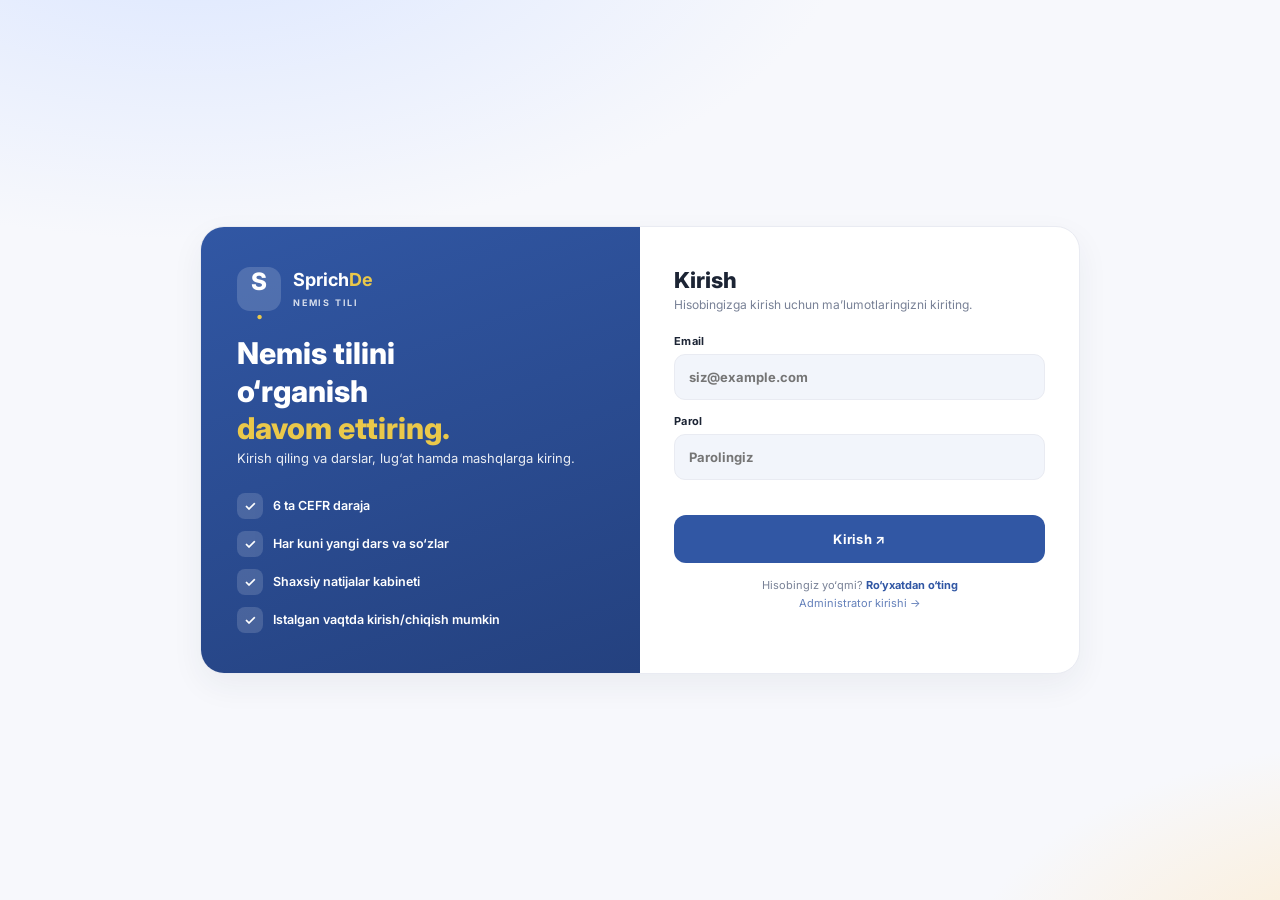
<file: admin-panel/index.html>
<!doctype html>
<html lang="uz">
<head>
<meta charset="utf-8">
<meta name="viewport" content="width=device-width, initial-scale=1, viewport-fit=cover">
<meta name="theme-color" content="#f7f8fc">
<title>SprichDe · Kirish</title>
<link rel="preconnect" href="https://fonts.googleapis.com">
<link rel="preconnect" href="https://fonts.gstatic.com" crossorigin>
<link href="https://fonts.googleapis.com/css2?family=Inter:wght@400;500;600;700;800&display=swap" rel="stylesheet">
<script src="theme.js"></script>
<link rel="manifest" href="manifest.json">
<meta name="application-name" content="SprichDe">
<meta name="mobile-web-app-capable" content="yes">
<meta name="apple-mobile-web-app-capable" content="yes">
<meta name="apple-mobile-web-app-status-bar-style" content="default">
<meta name="apple-mobile-web-app-title" content="SprichDe">
<link rel="apple-touch-icon" sizes="180x180" href="icons/apple-touch-icon.png">
<link rel="icon" type="image/png" sizes="192x192" href="icons/icon-192.png">
<script src="pwa.js" defer></script>
<link rel="stylesheet" href="theme.css">
<style>
:root{
  font-family:Inter,"Segoe UI",Arial,sans-serif;
  --blue:var(--primary);
  --blue-dark:var(--primary-2);
  --ink:var(--text);
  --muted:#788196;
  --line:#e9ebf2;
  --shadow:0 12px 32px #1d2b4b0f;
}
html[data-theme="dark"]{--muted:var(--muted);}
*{box-sizing:border-box}
body{
  margin:0;
  min-height:100vh;
  display:flex;
  align-items:center;
  justify-content:center;
  padding:32px 16px;
  background:
    radial-gradient(1200px 600px at 15% -10%, #dbe6ff 0%, transparent 55%),
    radial-gradient(900px 500px at 110% 110%, #fde9c8 0%, transparent 50%),
    var(--bg);
  color:var(--text);
}
html[data-theme="dark"] body{
  background:
    radial-gradient(1200px 600px at 15% -10%, #1b2f52 0%, transparent 55%),
    radial-gradient(900px 500px at 110% 110%, #23304d 0%, transparent 50%),
    var(--bg);
}
.card{
  width:100%;
  max-width:880px;
  display:grid;
  grid-template-columns:1fr 1fr;
  background:var(--surface);
  border:1px solid var(--line);
  border-radius:24px;
  overflow:hidden;
  box-shadow:var(--shadow);
}
.left{
  background:linear-gradient(160deg,var(--blue) 0%,var(--blue-dark) 100%);
  color:#fff;
  padding:40px 36px;
  display:flex;
  flex-direction:column;
  justify-content:center;
  gap:24px;
}
.brand{display:flex;align-items:center;gap:12px;text-decoration:none;color:#fff}
.brand-icon{width:44px;height:44px;border-radius:13px;background:rgba(255,255,255,.16);display:grid;place-items:center;font-size:24px;font-weight:800}
.brand-icon span{color:#eac84a}
.brand b{display:block;font-size:18px}
.brand b span{color:#eac84a}
.brand small{font-size:9px;letter-spacing:1.8px;font-weight:700;opacity:.8}
.left h1{font-size:30px;line-height:1.25;margin:0;font-weight:800}
.left h1 span{color:#eac84a}
.left p{margin:0;font-size:13px;line-height:1.6;opacity:.9}
.feats{display:grid;gap:12px}
.feat{display:flex;gap:10px;align-items:center;font-size:12.5px;font-weight:600}
.feat i{width:26px;height:26px;flex:0 0 26px;border-radius:8px;background:rgba(255,255,255,.15);display:grid;place-items:center;font-style:normal;font-size:14px}
.right{padding:40px 34px}
@media(max-width:760px){.card{grid-template-columns:1fr}.left{display:none}.right{padding:32px 26px}}
@media(max-width:380px){
  body{padding:18px 12px}
  .right{padding:26px 20px}
  .right h2{font-size:19px}
  .button{height:46px}}
.right h2{font-size:22px;margin:0 0 4px;font-weight:800}
.right .sub{font-size:12px;color:var(--muted);margin:0 0 22px}
form{display:grid;gap:14px}
label{display:grid;gap:6px;font-size:11px;font-weight:700;color:var(--text);letter-spacing:.3px}
.input{
  width:100%;
  height:46px;
  border:1px solid var(--line);
  background:var(--surface-2);
  border-radius:11px;
  padding:0 14px;
  font:inherit;
  font-size:13px;
  color:var(--text);
  transition:border-color .15s, box-shadow .15s;
  outline:none;
}
.input:focus{border-color:var(--blue);box-shadow:0 0 0 3px #3157a41f;background:var(--surface)}
.input.error{border-color:#d2453c;box-shadow:0 0 0 3px #d2453c1a}
.error-msg{font-size:10.5px;color:#d2453c;font-weight:600;min-height:13px;margin-top:-6px}
.button{
  height:48px;
  border:0;
  border-radius:12px;
  background:var(--blue);
  color:#fff;
  font:inherit;
  font-size:13px;
  font-weight:700;
  cursor:pointer;
  letter-spacing:.3px;
  transition:background .15s, transform .1s;
}
.button:hover{background:var(--blue-dark)}
.button:active{transform:scale(.98)}
.foot{margin-top:14px;font-size:11px;color:var(--muted);text-align:center;line-height:1.6}
.foot a{color:var(--blue);font-weight:700;text-decoration:none}
.toast{
  position:fixed;
  left:50%;
  bottom:34px;
  transform:translate(-50%,20px);
  background:#1c2434;
  color:#fff;
  padding:12px 22px;
  border-radius:12px;
  font-size:12.5px;
  font-weight:600;
  opacity:0;
  pointer-events:none;
  transition:all .25s;
  z-index:50;
}
.toast.show{opacity:1;transform:translate(-50%,0)}
.spinner{width:16px;height:16px;border-radius:50%;border:2px solid #ffffff55;border-top-color:#fff;animation:spin .7s linear infinite;display:inline-block;vertical-align:-3px;margin-right:8px}
@keyframes spin{to{transform:rotate(360deg)}}
</style>
</head>
<body>

<div class="card">
  <aside class="left">
    <a class="brand" href="#"><span class="brand-icon">S<span>.</span></span><span><b>Sprich<span>De</span></b><small>NEMIS TILI</small></span></a>
    <div>
      <h1>Nemis tilini<br>o‘rganish<br><span>davom ettiring.</span></h1>
      <p>Kirish qiling va darslar, lug‘at hamda mashqlarga kiring.</p>
    </div>
    <div class="feats">
      <div class="feat"><i>✓</i> 6 ta CEFR daraja</div>
      <div class="feat"><i>✓</i> Har kuni yangi dars va so‘zlar</div>
      <div class="feat"><i>✓</i> Shaxsiy natijalar kabineti</div>
      <div class="feat"><i>✓</i> Istalgan vaqtda kirish/chiqish mumkin</div>
    </div>
  </aside>

  <section class="right">
    <h2>Kirish</h2>
    <p class="sub">Hisobingizga kirish uchun ma’lumotlaringizni kiriting.</p>

    <form id="loginForm" novalidate>
      <label>Email<input class="input" name="email" id="fEmail" type="email" placeholder="siz@example.com" required autocomplete="email"></label>
      <label>Parol<input class="input" name="password" id="fPassword" type="password" placeholder="Parolingiz" required autocomplete="current-password"></label>
      <div class="error-msg" id="formError"></div>
      <button class="button" type="submit" id="submitBtn">Kirish ↗</button>
    </form>

    <p class="foot">Hisobingiz yo‘qmi? <a href="register.html">Ro‘yxatdan o‘ting</a><br><a href="admin.html" style="font-weight:400;opacity:.75">Administrator kirishi →</a></p>
  </section>
</div>

<div class="toast" id="toast" role="status" aria-live="polite"></div>

<script src="auth.js"></script>
<script>
  // Allaqachon kirgan BO'LSA — faqat o'quvchini ilovaga yo'naltiramiz.
  // Admin sessiya bo'lsa ham login sahifasi tuzoqqa aylanib qolmasin:
  // form ko'rinib turadi, admin panelga esa pastdagi havola orqali o'tiladi.
  const existing = getAuth();
  if (existing && existing.role === 'student') {
    location.replace('app.html');
  }

  const toast = document.getElementById('toast');
  let toastTimer;
  function notify(text) {
    toast.textContent = text;
    toast.classList.add('show');
    clearTimeout(toastTimer);
    toastTimer = setTimeout(() => toast.classList.remove('show'), 2500);
  }

  const form = document.getElementById('loginForm');
  const errorBox = document.getElementById('formError');
  const submitBtn = document.getElementById('submitBtn');

  form.addEventListener('submit', async (e) => {
    e.preventDefault();
    errorBox.textContent = '';
    const email = form.fEmail.value.trim().toLowerCase();
    const password = form.fPassword.value;
    if (!email || !password) {
      errorBox.textContent = 'Email va parolni kiriting.';
      return;
    }

    submitBtn.disabled = true;
    submitBtn.innerHTML = '<span class="spinner"></span>Kirilmoqda…';

    try {
      const data = await authFetch('/api/login', {
        method: 'POST',
        body: JSON.stringify({ email, password }),
      });
      setAuth({ token: data.token, role: data.role, profile: data.profile });
      notify('Xush kelibsiz, ' + String(data.profile.fullName || '').split(' ')[0] + '!');
      setTimeout(() => location.replace('app.html'), 500);
    } catch (err) {
      errorBox.textContent = err.message;
      form.fPassword.value = '';
      form.fPassword.focus();
    } finally {
      submitBtn.disabled = false;
      submitBtn.innerHTML = 'Kirish ↗';
    }
  });
</script>
</body>
</html>
</file>
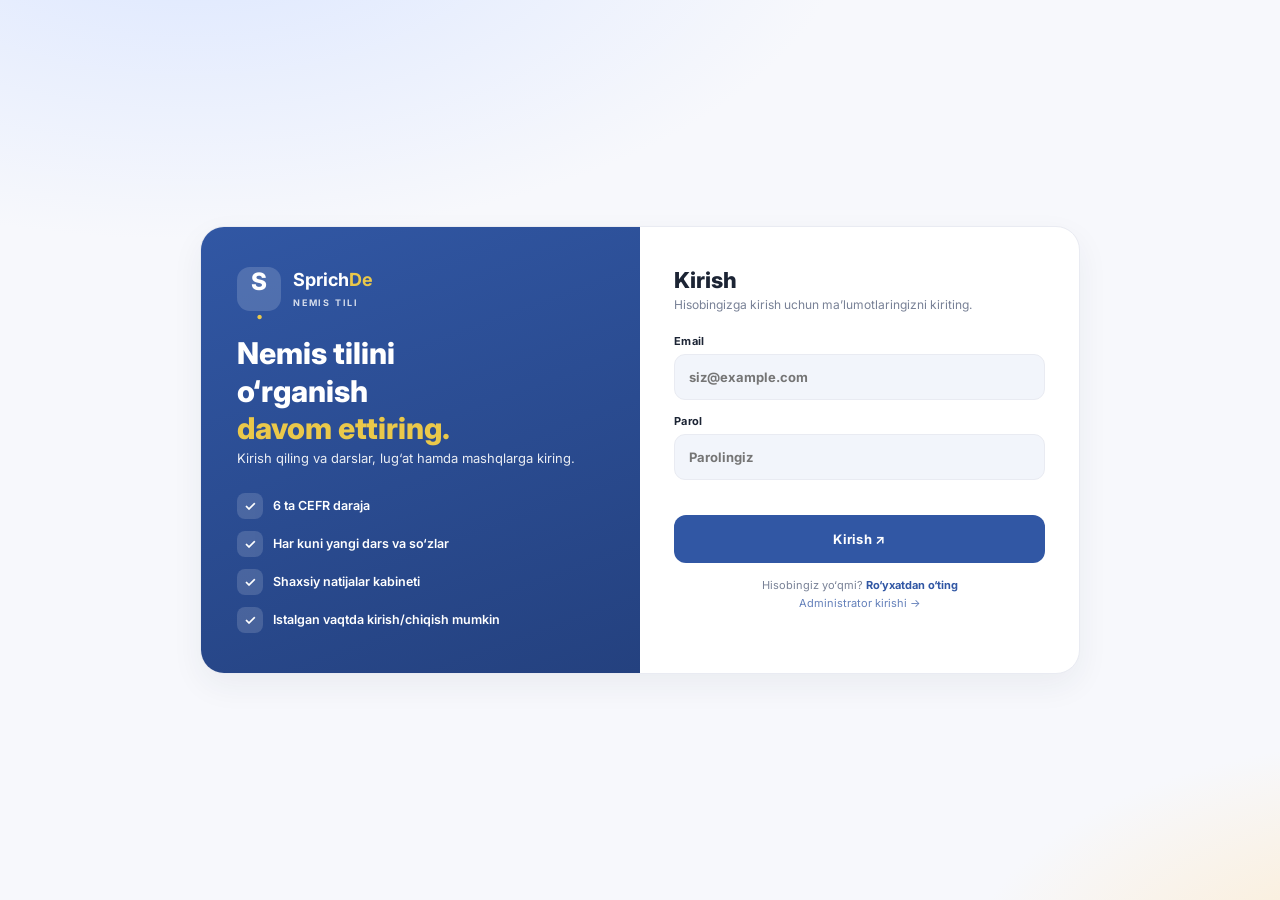
<file: admin-panel/app.html>
<!doctype html>
<html lang="uz">
<head>
<meta charset="utf-8">
<meta name="viewport" content="width=device-width, initial-scale=1, viewport-fit=cover">
<meta name="theme-color" content="#f7f8fc">
<title>SprichDe</title>
<link rel="preconnect" href="https://fonts.googleapis.com">
<link rel="preconnect" href="https://fonts.gstatic.com" crossorigin>
<link href="https://fonts.googleapis.com/css2?family=Inter:wght@400;500;600;700;800&display=swap" rel="stylesheet">
<script src="auth.js"></script>
<script src="theme.js"></script>
<link rel="manifest" href="manifest.json">
<meta name="application-name" content="SprichDe">
<meta name="mobile-web-app-capable" content="yes">
<meta name="apple-mobile-web-app-capable" content="yes">
<meta name="apple-mobile-web-app-status-bar-style" content="default">
<meta name="apple-mobile-web-app-title" content="SprichDe">
<link rel="apple-touch-icon" sizes="180x180" href="icons/apple-touch-icon.png">
<link rel="icon" type="image/png" sizes="192x192" href="icons/icon-192.png">
<script src="pwa.js" defer></script>
<link rel="stylesheet" href="theme.css">
<style>
:root{
  font-family:Inter,"Segoe UI",Arial,sans-serif;
  --blue:var(--primary);--blue-dark:var(--primary-2);--gold:#eac84a;
  --ink:var(--text);
}
*{box-sizing:border-box}
html{-webkit-text-size-adjust:100%;text-size-adjust:100%}
body{margin:0;background:var(--bg);color:var(--text);min-height:100vh;-webkit-font-smoothing:antialiased;overflow-x:hidden}
.wrap{max-width:520px;margin:0 auto;padding:0 20px 110px;
  /* Notch va pastdagi safe-area uchun */
  padding-left:max(20px, env(safe-area-inset-left));
  padding-right:max(20px, env(safe-area-inset-right))}

/* ---------- Yuqori qism ---------- */
.top{display:flex;align-items:center;justify-content:space-between;padding:22px 0 4px}
.hello small{display:block;font-size:11px;color:var(--muted);font-weight:600;letter-spacing:.4px}
.hello b{font-size:22px;font-weight:800;display:block;margin-top:2px}
.hello p{margin:4px 0 0;font-size:12.5px;color:var(--muted)}
.avatar{width:46px;height:46px;border-radius:15px;background:var(--blue);color:#fff;display:grid;place-items:center;font-weight:800;font-size:16px;flex:none}

/* ---------- 91 kunlik sayohat (katta karta) ---------- */
.journey-card{
  position:relative;display:block;margin-top:20px;border-radius:26px;overflow:hidden;
  min-height:210px;text-decoration:none;color:#fff;box-shadow:var(--shadow);
  /* Sayohatga mos fon rasmi (tog' yo'li, osmon). Tarmoqsiz ham ishlashi uchun
     CSS gradient + SVG naqsh ishlatilgan; internet bo'lsa rasm yuklanadi. */
  background-image:
    linear-gradient(180deg, rgba(24,40,72,.15) 0%, rgba(24,40,72,.55) 60%, rgba(20,32,58,.88) 100%),
    url("https://images.unsplash.com/photo-1464822759023-fed622ff2c3b?auto=format&fit=crop&w=1200&q=70"),
    linear-gradient(160deg,#2f5aa8 0%,#3a76c9 45%,#7aa6d8 100%);
  background-size:cover,cover,cover;
  background-position:center,center 30%,center;
}
.journey-card:active{transform:scale(.99)}
.j-overlay{position:absolute;inset:0;background:
  radial-gradient(120% 80% at 80% 10%, transparent 40%, rgba(16,28,52,.35) 100%)}
.j-content{position:relative;padding:22px 22px 18px;z-index:2}
.j-eyebrow{font-size:10.5px;font-weight:800;letter-spacing:2px;color:#ffffffcc}
.j-title{display:block;font-size:24px;font-weight:800;margin-top:6px;line-height:1.15;
  text-shadow:0 2px 10px rgba(10,20,40,.35)}
.j-sub{margin:6px 0 0;font-size:12.5px;color:#ffffffd9;text-shadow:0 1px 6px rgba(10,20,40,.35)}
.j-track{margin-top:18px;height:9px;border-radius:9px;background:#ffffff40;overflow:hidden;
  backdrop-filter:blur(2px)}
.j-fill{height:100%;width:0%;border-radius:9px;background:#fff;transition:width .4s ease}
.j-meta{display:flex;justify-content:space-between;margin-top:9px;font-size:12px;font-weight:700;color:#ffffffdd}
.j-go{position:absolute;right:20px;top:22px;font-size:12px;font-weight:700;color:#fff;
  background:#ffffff2e;border:1px solid #ffffff45;padding:7px 13px;border-radius:20px;z-index:2;
  backdrop-filter:blur(6px)}

/* ---------- Bugungi maqsad (eski) ---------- */
.goal{margin-top:20px;background:linear-gradient(135deg,var(--blue),var(--blue-dark));border-radius:24px;padding:22px;color:#fff;box-shadow:var(--shadow)}
.goal small{font-size:11px;font-weight:700;letter-spacing:.5px;color:#ffffffcc}
.goal b{display:block;font-size:19px;font-weight:800;margin-top:6px}
.track{margin-top:18px;height:8px;border-radius:8px;background:#ffffff38;overflow:hidden}
.fill{height:100%;width:35%;border-radius:8px;background:#fff}
.row-meta{display:flex;justify-content:space-between;margin-top:10px;font-size:12px;font-weight:600;color:#ffffffd9}

/* ---------- Xususiyat kartalari ---------- */
.feature{margin-top:16px;display:flex;align-items:center;gap:18px;padding:18px;border-radius:20px;background:var(--surface);border:1px solid var(--line);cursor:pointer;transition:transform .12s, box-shadow .15s;text-decoration:none;color:inherit}
.feature:active{transform:scale(.985)}
.feature[hidden]{display:none!important}
@media (hover:hover) and (pointer:fine){
  .feature{transition:transform .18s ease,box-shadow .18s ease,border-color .18s ease}
  .feature:hover{transform:translateY(-2px);box-shadow:0 10px 24px #1d2b4b14;border-color:var(--soft-line)}
  .feature:hover .f-icon{transform:scale(1.08) rotate(-3deg)}
  .f-icon{transition:transform .2s ease,background .2s ease}
  .feature:hover .f-arrow{transform:translateX(3px)}
  .f-arrow{transition:transform .2s ease}
}
.feature.accent{background:var(--soft-2);border-color:var(--soft-line)}
/* Sinov darsi — ajralib turadigan, "yangi" ko'rinish */
.feature.tryout{background:linear-gradient(135deg,#fff6e6,#ffefd4);border-color:#f5dfb0}
html[data-theme="dark"] .feature.tryout{background:linear-gradient(135deg,#2a2416,#332b17);border-color:#4a3d1e}
.feature.tryout .f-icon{background:#fde8bd}
html[data-theme="dark"] .feature.tryout .f-icon{background:#3c3218}
.feature.tryout .f-body b{display:flex;align-items:center;gap:8px}
.badge-new{font-size:9px;font-weight:800;letter-spacing:.6px;color:#8a5a00;background:#ffd98a;border-radius:20px;padding:2px 8px}
html[data-theme="dark"] .badge-new{color:#ffd98a;background:#4a3a12}
.f-icon{width:48px;height:48px;border-radius:15px;background:var(--soft);display:grid;place-items:center;font-size:22px;flex:none}
.feature.accent .f-icon{background:var(--soft)}
.f-body{flex:1;min-width:0}
.f-body b{display:block;font-size:15px;font-weight:700}
.f-body small{display:block;font-size:12px;color:var(--muted);margin-top:3px}
.f-arrow{color:var(--muted);font-size:20px}

/* ---------- Davom eting ---------- */
.section-head{display:flex;align-items:center;justify-content:space-between;margin:26px 0 12px}
.section-head b{font-size:16px;font-weight:800}
.section-head a{font-size:12px;color:var(--blue);font-weight:700;text-decoration:none}
.lesson{display:flex;align-items:center;gap:14px;padding:13px;border-radius:18px;background:var(--surface);border:1px solid var(--line);margin-bottom:10px;cursor:pointer}
.lesson .l-icon{width:44px;height:44px;border-radius:13px;background:var(--soft);display:grid;place-items:center;font-size:19px;flex:none}
.lesson .l-body{flex:1;min-width:0}
.lesson .l-body b{display:block;font-size:14px;font-weight:700;white-space:nowrap;overflow:hidden;text-overflow:ellipsis}
.lesson .l-body small{font-size:11.5px;color:var(--muted)}
.lesson .l-arrow{color:var(--muted)}

/* ---------- Pastki navigatsiya ---------- */
.nav{position:fixed;left:0;right:0;bottom:0;background:var(--surface);border-top:1px solid var(--line);display:flex;z-index:20;padding-bottom:env(safe-area-inset-bottom)}
.nav-inner{max-width:520px;margin:0 auto;width:100%;display:flex}
.nav button{flex:1;border:0;background:none;padding:10px 0 12px;display:flex;flex-direction:column;align-items:center;gap:4px;font:inherit;font-size:10.5px;font-weight:600;color:var(--muted);cursor:pointer}
.nav button i{font-size:20px;font-style:normal;line-height:1}
.nav button.active{color:var(--blue)}
.nav button.active i{transform:translateY(-1px)}

/* ---------- Boshqa sahifalar uchun bo'sh holat ---------- */
.empty{display:none;padding:70px 20px;text-align:center;color:var(--muted)}
.empty .e-icon{width:84px;height:84px;border-radius:26px;background:var(--soft);display:grid;place-items:center;margin:0 auto 18px;font-size:38px}
.empty b{display:block;color:var(--ink);font-size:17px;font-weight:800;margin-bottom:6px}
.empty small{font-size:12.5px;line-height:1.6;display:block}
.page-view[hidden]{display:none}

/* ---------- Gap tuzish mashqi ---------- */
.practice-card{margin-top:16px;background:var(--surface);border:1px solid var(--line);border-radius:20px;padding:18px;box-shadow:var(--shadow)}

.practice-hint{font-size:12px;color:var(--muted);margin-bottom:14px;line-height:1.6}
.practice-hint b{color:var(--text)}
.practice-answer{min-height:56px;display:flex;flex-wrap:wrap;gap:8px;align-items:center;border:1.5px dashed var(--line);border-radius:14px;padding:10px;background:var(--surface-2);margin-bottom:12px}
.practice-placeholder{color:var(--muted);font-size:13px;margin:0 auto}
.practice-bank{display:flex;flex-wrap:wrap;gap:8px;margin-bottom:12px}
.chip{border:1.5px solid var(--line);background:var(--surface);color:var(--text);border-radius:10px;padding:9px 15px;font:inherit;font-size:14px;font-weight:700;cursor:pointer;transition:transform .1s,border-color .15s,opacity .15s}
.chip:active{transform:scale(.94)}
.chip.selected{border-color:var(--blue);opacity:.65}
.practice-feedback{min-height:22px;font-size:14px;font-weight:800;margin-bottom:10px;line-height:1.4}
.practice-feedback.ok{color:#1d7a44}
.practice-feedback.err{color:#d2453c}
.practice-actions{display:flex;gap:10px}
.practice-btn{height:48px;border:0;border-radius:13px;font:inherit;font-size:13px;font-weight:800;cursor:pointer}
.practice-reset{flex:1;background:var(--surface-2);color:var(--muted);border:1px solid var(--line)}
.practice-check{flex:1.5;background:var(--blue);color:#fff}
.practice-check:disabled{opacity:.5;cursor:not-allowed}

/* ---------- So'zlar juftligini topish mashqi ---------- */
.words-card{margin-top:16px;background:var(--surface);border:1px solid var(--line);border-radius:20px;padding:18px;box-shadow:var(--shadow)}
.words-grid{display:grid;grid-template-columns:1fr 1fr;gap:12px;margin-bottom:10px}
.words-col{display:grid;gap:8px}
.chip.matched{border-color:#1d7a44;background:#e7f6ec;color:#1d7a44;pointer-events:none}
html[data-theme="dark"] .chip.matched{background:#1d3a28;color:#57d18a;border-color:#57d18a}
.chip.picked{border-color:var(--blue);box-shadow:0 0 0 2px var(--soft)}
.chip.matched-flash-err{border-color:#d2453c;background:#fdecea;color:#d2453c}
html[data-theme="dark"] .chip.matched-flash-err{background:#3a1d1d;color:#f28b82}
#wordsReset{width:100%;margin-top:4px}

/* ============================================================
 * PROFIL SAHIFASI
 * ============================================================ */
/* --- Profil kartasi --- */
.profile-card{background:var(--surface);border:1px solid var(--line);border-radius:22px;padding:18px;box-shadow:var(--shadow)}
.p-head{display:flex;align-items:center;gap:14px}
.p-avatar{position:relative;width:66px;height:66px;flex:none;border-radius:50%;
  background:linear-gradient(135deg,var(--blue),var(--blue-dark));color:#fff;
  display:grid;place-items:center;font-size:24px;font-weight:800;
  box-shadow:0 0 0 3px var(--surface),0 0 0 5px var(--soft)}
.p-cam{position:absolute;right:-2px;bottom:-2px;width:26px;height:26px;border-radius:50%;
  border:2px solid var(--surface);background:var(--blue);color:#fff;font-size:12px;
  display:grid;place-items:center;cursor:pointer;padding:0}
.p-info{flex:1;min-width:0}
.p-info b{display:block;font-size:18px;font-weight:800;line-height:1.2}
.p-info small{display:block;font-size:12.5px;color:var(--muted);margin-top:3px;
  overflow:hidden;text-overflow:ellipsis;white-space:nowrap}
.p-edit{width:38px;height:38px;flex:none;border-radius:12px;border:1px solid var(--line);
  background:var(--surface-2);font-size:15px;cursor:pointer;display:grid;place-items:center}
.p-edit:active{transform:scale(.94)}
.p-stats{margin-top:16px;display:grid;grid-template-columns:repeat(3,1fr);
  background:var(--soft-2);border-radius:16px;padding:16px 0}
.p-stat{text-align:center;position:relative}
.p-stat + .p-stat::before{content:'';position:absolute;left:0;top:12%;height:76%;width:1px;background:var(--soft-line)}
.p-stat b{display:block;font-size:22px;font-weight:800}
.p-stat small{font-size:10.5px;color:var(--muted);display:block;margin-top:2px;line-height:1.3}

/* --- Kurslarim / Premium --- */
.p-feature{display:flex;align-items:center;gap:14px;padding:16px;margin-top:14px;
  border-radius:20px;background:var(--surface);border:1px solid var(--line);cursor:pointer;text-decoration:none;color:inherit}
.p-feature:active{transform:scale(.985)}
.pf-icon{width:48px;height:48px;flex:none;border-radius:15px;background:var(--soft);
  display:grid;place-items:center;font-size:22px}
.pf-body{flex:1;min-width:0}
.pf-body b{display:block;font-size:15px;font-weight:700}
.pf-body small{display:block;font-size:12px;color:var(--muted);margin-top:3px}
.pf-arrow{color:var(--muted);font-size:20px}
.p-feature.premium{background:linear-gradient(135deg,var(--blue),var(--blue-dark));border-color:transparent;color:#fff}
.p-feature.premium .pf-icon{background:#ffffff26}
.p-feature.premium .pf-body b,.p-feature.premium .pf-body small{color:#fff}
.p-feature.premium .pf-body small{color:#ffffffcc}

/* --- Bo'lim sarlavhasi --- */
.p-caption{font-size:12px;font-weight:800;color:var(--muted);letter-spacing:.5px;
  margin:22px 4px 10px;text-transform:uppercase}

/* --- Guruh (ro'yxat) --- */
.p-group{background:var(--surface);border:1px solid var(--line);border-radius:20px;overflow:hidden}
.p-item{width:100%;display:flex;align-items:center;gap:14px;padding:15px 16px;
  background:none;border:0;border-bottom:1px solid var(--line);font:inherit;color:var(--text);
  text-align:left;cursor:pointer;text-decoration:none}
.p-item:last-child{border-bottom:0}
.p-item[hidden]{display:none}
.p-item:active{background:var(--surface-2)}
.pi-icon{width:40px;height:40px;flex:none;border-radius:12px;background:var(--soft);
  display:grid;place-items:center;font-size:18px}
.p-item b{flex:1;font-size:14.5px;font-weight:700}
.pi-arrow{color:var(--muted);font-size:20px}
.p-pill{font-size:11px;font-weight:800;color:var(--blue);background:var(--soft);
  border-radius:20px;padding:5px 12px}

/* --- To'lov oynasi (premium) --- */
.pay-bg{position:fixed;inset:0;z-index:50;background:#0b162bb3;backdrop-filter:blur(3px);
  display:flex;align-items:flex-end}
.pay-bg[hidden]{display:none}
.pay-sheet{width:100%;max-width:520px;margin:0 auto;background:var(--surface);
  border-radius:24px 24px 0 0;padding:10px 20px calc(20px + env(safe-area-inset-bottom));
  max-height:92vh;overflow:auto;box-shadow:0 -20px 60px #00000033}
.pay-handle{width:42px;height:4px;border-radius:4px;background:var(--line);margin:4px auto 14px}
.pay-sheet h3{margin:0;font-size:19px;font-weight:800;text-align:center}
.pay-lead{margin:6px 0 16px;text-align:center;font-size:12px;color:var(--muted);line-height:1.5}
.pay-card{position:relative;background:linear-gradient(135deg,var(--blue),var(--blue-dark));
  border-radius:18px;padding:16px;color:#fff;margin-bottom:16px}
.pay-card small{display:block;font-size:9.5px;letter-spacing:1.8px;font-weight:800;color:#ffffffb3}
.pay-card b{display:block;font-size:19px;letter-spacing:1.5px;margin:8px 0 4px;font-weight:800}
.pay-card span{font-size:11.5px;color:#ffffffcc}
.pay-copy{position:absolute;right:14px;top:14px;border:1px solid #ffffff55;background:#ffffff1f;
  color:#fff;border-radius:10px;padding:6px 10px;font:inherit;font-size:11px;font-weight:700;cursor:pointer}
.pay-plans{display:grid;grid-template-columns:repeat(3,1fr);gap:9px;margin-bottom:14px}
.pay-plan{border:1.5px solid var(--line);background:var(--surface);border-radius:14px;
  padding:11px 6px;text-align:center;cursor:pointer;font:inherit;color:var(--text)}
.pay-plan b{display:block;font-size:13px;font-weight:800}
.pay-plan small{display:block;font-size:10px;color:var(--muted);margin-top:2px}
.pay-plan span{display:block;font-size:10.5px;font-weight:700;color:var(--blue);margin-top:6px}
.pay-plan.active{border-color:var(--blue);background:var(--soft-2);box-shadow:0 0 0 3px var(--soft)}
.pay-label{display:block;font-size:11px;font-weight:700;color:var(--muted);margin:0 0 6px}
.pay-input{width:100%;height:46px;border:1.5px solid var(--line);border-radius:12px;
  background:var(--surface-2);color:var(--text);padding:0 14px;font:inherit;font-size:14px;outline:none}
.pay-input:focus{border-color:var(--blue)}
.pay-methods{display:flex;gap:8px;margin-top:12px}
.pay-methods button{flex:1;height:40px;border:1.5px solid var(--line);background:var(--surface);
  color:var(--muted);border-radius:11px;font:inherit;font-size:12px;font-weight:700;cursor:pointer}
.pay-methods button.active{border-color:var(--blue);color:var(--blue);background:var(--soft-2)}
.pay-submit{width:100%;height:50px;margin-top:16px;border:0;border-radius:14px;
  background:var(--blue);color:#fff;font:inherit;font-size:14px;font-weight:800;cursor:pointer}
.pay-submit:disabled{opacity:.6}
.pay-note{margin:10px 0 0;font-size:10.5px;color:var(--muted);line-height:1.5;text-align:center}
.pay-close{width:100%;height:42px;margin-top:8px;border:0;background:none;color:var(--muted);
  font:inherit;font-size:12px;font-weight:700;cursor:pointer}
.pay-status{margin-top:10px;border-radius:11px;padding:10px 12px;font-size:11.5px;
  line-height:1.5;display:none}
.pay-status.show{display:block}
.pay-status.ok{background:#e7f6ec;color:#1d7a44}
.pay-status.warn{background:#fff5df;color:#8a5a00}
html[data-theme="dark"] .pay-status.ok{background:#1d3a28;color:#57d18a}
html[data-theme="dark"] .pay-status.warn{background:#3c3218;color:#f0c96a}

/* ============================================================
 * MOBIL MOSLASHUV (responsive)
 * Kichik telefonlar (≤380px), oddiy telefonlar, planshetlar
 * ============================================================ */

/* Juda kichik telefonlar (iPhone SE va sh.k.) */
@media (max-width: 380px){
  .wrap{padding-left:max(14px, env(safe-area-inset-left));padding-right:max(14px, env(safe-area-inset-right))}
  .hello b{font-size:19px}
  .hello p{font-size:11.5px}
  .avatar{width:40px;height:40px;border-radius:13px;font-size:14px}
  .journey-card{min-height:180px;border-radius:22px}
  .j-title{font-size:20px}
  .j-sub{font-size:11.5px}
  .j-go{font-size:11px;padding:6px 10px;right:16px;top:16px}
  .f-icon{width:42px;height:42px;font-size:19px;border-radius:13px}
  .f-body b{font-size:14px}
  .f-body small{font-size:11px}
  .lesson .l-icon{width:40px;height:40px;font-size:17px}
  .nav button{font-size:9.5px}
  .nav button i{font-size:18px}
  }

/* Katta telefonlar / kichik planshetlar: markazlashgan ustun saqlanadi */

/* Gorizontal (landshaft) rejim — balandlik kam bo'lganda */
@media (max-height: 480px) and (orientation: landscape){
  .journey-card{min-height:150px}
  .top{padding:14px 0 4px}
  .wrap{padding-bottom:90px}
}

/* Planshet / kompyuter: fon markazda, chetlarda to'q rang */
@media (min-width: 700px){
  body{background:var(--bg)}
  .wrap{border-left:1px solid var(--line);border-right:1px solid var(--line);min-height:100vh}
}

/* Teginish (touch) qurilmalarda hover effektlarini o'chiramiz */
@media (hover: none){
  .feature:active,.social:active{transform:scale(.98)}
}
</style>
</head>
<body>

<div class="wrap">
  <!-- ================= BOSH SAHIFA ================= -->
  <section id="view-home" class="page-view">
    <div class="top">
      <div class="hello">
        <small>GUTEN TAG 👋</small>
        <b id="userName">Foydalanuvchi</b>
        <p>Bugun nemis tilida yana bir qadam.</p>
      </div>
      <div class="avatar" id="userAvatar">?</div>
    </div>

    <!-- 91 kunlik sayohat (katta karta) -->
    <a class="journey-card" href="journey.html">
      <div class="j-overlay"></div>
      <div class="j-content">
        <small class="j-eyebrow">SAYOHAT</small>
        <b class="j-title">91 kunlik sayohat</b>
        <p class="j-sub">Har kuni bir qadam — katta natija sari</p>
        <div class="j-track"><div class="j-fill" id="journeyFill"></div></div>
        <div class="j-meta"><span id="journeyDays">0 / 91 kun</span><span id="journeyPct">0%</span></div>
      </div>
      <span class="j-go">Boshlash ›</span>
    </a>

    <!-- Sinov darsi (do'stni taklif qilishdan tepasida) -->
    <a class="feature tryout" id="trialFeature" href="trial.html">
      <span class="f-icon">🎬</span>
      <span class="f-body"><b>Sinov darsi <span class="badge-new">BEPUL</span></b><small>Sinab ko‘ring — 1-dars</small></span>
      <span class="f-arrow">›</span>
    </a>

    <!-- Do'stni taklif qilish -->
    <a class="feature accent" href="invite.html">
      <span class="f-icon">🎁</span>
      <span class="f-body"><b>Do‘stni taklif qilish</b><small>Havolani ulashing va bonus oling</small></span>
      <span class="f-arrow">›</span>
    </a>

    <!-- Davom eting -->
    <div class="section-head"><b>Davom eting</b><a href="#" id="seeAllLessons">Barchasi</a></div>
    <div id="lessonList"></div>
  </section>

  <!-- ================= DARSLAR ================= -->
  <section id="view-lessons" class="page-view" hidden>
    <div class="top"><div class="hello"><small>O‘QUV BO‘LIMI</small><b>Darslar</b><p>Darajangizga mos darslar.</p></div></div>
    <div id="lessonsFull"></div>
  </section>

  <!-- ================= SO'ZLAR ================= -->
  <section id="view-words" class="page-view" hidden>
    <div class="top"><div class="hello"><small>LUG‘AT</small><b>So‘zlar</b><p>Nemischa va o‘zbekcha juftliklarni toping.</p></div></div>
    <div class="words-card">
      <div class="practice-hint">Chap ustundan nemischa so‘zni, o‘ng ustundan mos o‘zbekcha tarjimasini tanlang. Mos juftlik to‘g‘ri joyiga o‘tadi.</div>
      <div class="words-grid">
        <div class="words-col" id="wordsDe" aria-label="Nemischa"></div>
        <div class="words-col" id="wordsUz" aria-label="O‘zbekcha"></div>
      </div>
      <div class="practice-feedback" id="wordsFeedback" role="status" aria-live="polite"></div>
      <button class="practice-btn practice-reset" id="wordsReset" type="button">Qayta aralashtirish</button>
    </div>
  </section>

  <!-- ================= MASHQ ================= -->
  <section id="view-practice" class="page-view" hidden>
    <div class="top"><div class="hello"><small>MASHG‘ULOT</small><b>Mashq</b><p>Gapni so‘zlarini to‘g‘ri tartibga qo‘ying.</p></div></div>
    <div class="practice-card">
      <div class="practice-hint">Tarjimasi: <b>«Men bugun nemis tilini o‘rganyapman»</b><br>So‘zlarni to‘g‘ri tartibda qo‘yib gap hosil qiling:</div>
      <div class="practice-answer" id="answerBox"><span class="practice-placeholder">So‘zlarni tanlang…</span></div>
      <div class="practice-bank" id="wordBank"></div>
      <div class="practice-feedback" id="practiceFeedback" role="status" aria-live="polite"></div>
      <div class="practice-actions">
        <button class="practice-btn practice-reset" id="resetPractice" type="button">Qayta urinish</button>
        <button class="practice-btn practice-check" id="checkPractice" type="button">Tekshirish ✓</button>
      </div>
    </div>
  </section>

  <!-- ================= PROFIL ================= -->
  <section id="view-profile" class="page-view" hidden>
    <!-- Profil kartasi -->
    <div class="profile-card">
      <div class="p-head">
        <div class="p-avatar">
          <span id="pInitials">?</span>
          <button class="p-cam" type="button" aria-label="Rasmni o‘zgartirish">📷</button>
        </div>
        <div class="p-info">
          <b id="pName">Foydalanuvchi</b>
          <small id="pEmail">email</small>
        </div>
        <button class="p-edit" id="editProfileBtn" type="button" aria-label="Tahrirlash">✏️</button>
      </div>
      <div class="p-stats">
        <div class="p-stat"><b id="pStreak">0</b><small>Kunlik faollik</small></div>
        <div class="p-stat"><b id="pLevel">0</b><small>Faollik darajasi</small></div>
        <div class="p-stat"><b id="pPoints">0</b><small>To‘plangan ball</small></div>
      </div>
    </div>

    <!-- Kurslarim / Premium -->
    <div class="p-feature" id="myCourses">
      <span class="pf-icon">🎓</span>
      <span class="pf-body"><b>Kurslarim</b><small id="pCourseSub">Nemis tili — A1 dan boshlab</small></span>
      <span class="pf-arrow">›</span>
    </div>
    <div class="p-feature premium" id="premiumCard" role="button" tabindex="0">
      <span class="pf-icon">📖</span>
      <span class="pf-body"><b>Premium · <span id="pPremiumDays">0</span> kun qoldi</b><small id="pPremiumSub">Premium a’zolik faol</small></span>
      <span class="pf-arrow">›</span>
    </div>

    <!-- Shaxsiy -->
    <div class="p-caption">Shaxsiy</div>
    <div class="p-group">
      <button class="p-item" id="itemProfile" type="button"><span class="pi-icon">👤</span><b>Profil</b><span class="pi-arrow">›</span></button>
      <a class="p-item" href="journey.html"><span class="pi-icon">📜</span><b>Sertifikatlar</b><span class="pi-arrow">›</span></a>
      <a class="p-item" href="invite.html"><span class="pi-icon">👥</span><b>Do‘stlarni taklif qilish</b><span class="pi-arrow">›</span></a>
      <button class="p-item" id="itemPassword" type="button"><span class="pi-icon">🔒</span><b>Parolni o‘zgartirish</b><span class="pi-arrow">›</span></button>
    </div>

    <!-- Sozlamalar -->
    <div class="p-caption">Sozlamalar</div>
    <div class="p-group">
      <button class="p-item" id="itemInstall" type="button" hidden>
        <span class="pi-icon">📲</span><b>Ilovani o‘rnatish</b>
        <span class="pi-arrow">›</span>
      </button>
      <button class="p-item" id="itemTheme" type="button">
        <span class="pi-icon" id="themeIcon">🌙</span><b id="themeLabel">Tungi rejim</b>
      </button>
      <button class="p-item" id="itemLogout" type="button"><span class="pi-icon">🚪</span><b>Chiqish</b><span class="pi-arrow">›</span></button>
    </div>
  </section>
</div>

<!-- ================= TO'LOV OYNASI ================= -->
<div class="pay-bg" id="payBg" hidden>
  <div class="pay-sheet" role="dialog" aria-modal="true" aria-labelledby="payTitle">
    <div class="pay-handle"></div>
    <h3 id="payTitle">Premium to‘lov</h3>
    <p class="pay-lead">Rejani tanlang va to‘lovni quyidagi kartaga o‘tkazing.</p>

    <div class="pay-card">
      <small>TO‘LOV KARTASI</small>
      <b id="payCardNumber">9860 1701 1016 2592</b>
      <span id="payHolder">SprichDe</span>
      <button class="pay-copy" id="payCopy" type="button">Nusxalash</button>
    </div>

    <div class="pay-plans" id="payPlans"></div>

    <label class="pay-label" for="payPayer">To‘lov qilgan karta raqami (ixtiyoriy)</label>
    <input class="pay-input" id="payPayer" inputmode="numeric" maxlength="19" placeholder="8600 0000 0000 0000">

    <div class="pay-methods" id="payMethods">
      <button type="button" data-method="uzcard" class="active">Uzcard</button>
      <button type="button" data-method="humo">Humo</button>
      <button type="button" data-method="visa">Visa</button>
    </div>

    <div class="pay-status" id="payStatus"></div>
    <button class="pay-submit" id="paySubmit" type="button">To‘lov qildim</button>
    <p class="pay-note">To‘lov administrator tasdiqlagach premium faollashadi. To‘lovlar 9860170110162592 kartasiga tushadi.</p>
    <button class="pay-close" id="payClose" type="button">Yopish</button>
  </div>
</div>

<!-- ================= PASTKI NAVIGATSIYA ================= -->
<nav class="nav">
  <div class="nav-inner">
    <button data-view="home" class="active"><i>🏠</i>Bosh sahifa</button>
    <button data-view="lessons"><i>📘</i>Darslar</button>
    <button data-view="words"><i>🅰️</i>So‘zlar</button>
    <button data-view="practice"><i>✅</i>Mashq</button>
    <button data-view="profile"><i>👤</i>Profil</button>
  </div>
</nav>

<script>
// ============================================================
// SprichDe — o'quvchi kabineti (backend + SQLite bilan ishlaydi)
// ============================================================
const TOTAL_DAYS = 91;
const FALLBACK_PLANS = [
  { months: 3, days: 91 },
  { months: 6, days: 182 },
  { months: 12, days: 365 },
];

let profile = null;
let progress = { completedDays: [], trialDone: false, totalDays: TOTAL_DAYS };
let paymentInfo = null;
let latestPayment = null;
let selectedPlan = 3;
let selectedMethod = 'uzcard';

const el = (id) => document.getElementById(id);

// ---------- Ko'rinishni yangilash ----------
function paintUser() {
  if (!profile) return;
  const first = String(profile.fullName || 'do‘st').split(' ')[0];
  el('userName').textContent = 'Salom, ' + first;
  el('userAvatar').textContent = first.slice(0, 1).toUpperCase();
}

function paintJourney() {
  const completedDays = Array.isArray(progress.completedDays) ? progress.completedDays : [];
  const done = completedDays.length;
  const trialFeature = el('trialFeature');
  // Sinov darsi birinchi dars yakunlangach bosh sahifadan butunlay olib tashlanadi.
  if (trialFeature) trialFeature.hidden = Boolean(progress.trialDone || completedDays.includes(1));
  const total = progress.totalDays || TOTAL_DAYS;
  const percent = Math.round((done / total) * 100);
  el('journeyFill').style.width = percent + '%';
  el('journeyDays').textContent = done + ' / ' + total + ' kun';
  el('journeyPct').textContent = percent + '%';
}

function paintPremium() {
  if (!profile) return;
  const left = Number(profile.premiumDaysLeft || 0);
  el('pPremiumDays').textContent = left;
  const pending = latestPayment && latestPayment.status === 'pending';

  if (pending) {
    el('pPremiumSub').textContent =
      'To‘lov kutilmoqda · ' + latestPayment.months + ' oylik';
  } else if (left > 0) {
    const until = profile.premiumUntil
      ? new Intl.DateTimeFormat('uz-UZ', {
          day: '2-digit', month: '2-digit', year: 'numeric',
        }).format(new Date(profile.premiumUntil))
      : '';
    el('pPremiumSub').textContent =
      'Premium faol' + (until ? ' · ' + until + ' gacha' : '');
  } else {
    el('pPremiumSub').textContent = 'Premium tugagan — yangilang';
  }
}

function paintProfile() {
  if (!profile) return;
  const done = progress.completedDays.length;
  const level = done > 0 ? Math.max(1, Math.min(6, Math.ceil(done / 3))) : 0;

  el('pName').textContent = profile.fullName;
  el('pEmail').textContent = profile.email;
  el('pInitials').textContent = initials(profile.fullName);
  el('pStreak').textContent = done;
  el('pLevel').textContent = level;
  el('pPoints').textContent = done * 50;
  el('pCourseSub').textContent = 'Nemis tili — ' + (profile.level || 'Anfänger');
  paintPremium();
}

// ---------- Darslar ma'lumoti ----------
const lessons = [
  { icon: '💬', title: 'Salomlashish', level: 'A1 · 1-dars' },
  { icon: '🤝', title: 'Kundalik tanishuv', level: 'A1 · 2-dars' },
  { icon: '☕', title: 'Kafe va buyurtma', level: 'A1 · 3-dars' },
  { icon: '👨‍👩‍👧', title: 'Oila', level: 'A1 · 4-dars' },
];
const lessonHtml = (l) =>
  `<div class="lesson"><span class="l-icon">${l.icon}</span><span class="l-body"><b>${l.title}</b><small>${l.level}</small></span><span class="l-arrow">›</span></div>`;
el('lessonList').innerHTML = lessons.slice(0, 2).map(lessonHtml).join('');
el('lessonsFull').innerHTML = lessons.map(lessonHtml).join('');

// ---------- So'zlar: juftlikni topish ----------
const WORD_PAIRS = [
  ['Hallo', 'Salom'],
  ['Danke', 'Rahmat'],
  ['das Wasser', 'suv'],
  ['die Familie', 'oila'],
  ['der Freund', 'do‘st'],
  ['Guten Abend', 'Xayrli kech'],
];
function shuffledIndices(n) {
  const arr = Array.from({ length: n }, (_, i) => i);
  for (let i = arr.length - 1; i > 0; i--) {
    const j = Math.floor(Math.random() * (i + 1));
    [arr[i], arr[j]] = [arr[j], arr[i]];
  }
  return arr;
}
function renderWordsGame() {
  const deBox = document.getElementById('wordsDe');
  const uzBox = document.getElementById('wordsUz');
  deBox.innerHTML = '';
  uzBox.innerHTML = '';
  wordsGameState = { dePick: null, uzPick: null, matched: 0 };
  for (const i of shuffledIndices(WORD_PAIRS.length)) {
    deBox.insertAdjacentHTML('beforeend', `<button type="button" class="chip" data-pair="${i}">${WORD_PAIRS[i][0]}</button>`);
  }
  for (const i of shuffledIndices(WORD_PAIRS.length)) {
    uzBox.insertAdjacentHTML('beforeend', `<button type="button" class="chip" data-pair="${i}">${WORD_PAIRS[i][1]}</button>`);
  }
  const feedback = document.getElementById('wordsFeedback');
  if (feedback) { feedback.textContent = ''; feedback.className = 'practice-feedback'; }
  deBox.querySelectorAll('.chip').forEach((c) => c.addEventListener('click', () => onWordChip(c, 'de')));
  uzBox.querySelectorAll('.chip').forEach((c) => c.addEventListener('click', () => onWordChip(c, 'uz')));
}
let wordsGameState = { dePick: null, uzPick: null, matched: 0 };
function onWordChip(chip, lang) {
  if (chip.classList.contains('matched')) return;
  const other = lang === 'de' ? 'uzPick' : 'dePick';
  const key = lang === 'de' ? 'dePick' : 'uzPick';
  const feedback = document.getElementById('wordsFeedback');
  if (wordsGameState[key] === chip) {
    chip.classList.remove('picked');
    wordsGameState[key] = null;
    return;
  }
  if (wordsGameState[key]) wordsGameState[key].classList.remove('picked');
  wordsGameState[key] = chip;
  chip.classList.add('picked');
  if (!wordsGameState[other]) return;
  // ikkala tomon tanlangan — tekshiramiz
  const match = wordsGameState.dePick.dataset.pair === wordsGameState.uzPick.dataset.pair;
  const a = wordsGameState.dePick, b = wordsGameState.uzPick;
  if (match) {
    a.classList.remove('picked'); b.classList.remove('picked');
    a.classList.add('matched'); b.classList.add('matched');
    wordsGameState.dePick = null; wordsGameState.uzPick = null;
    wordsGameState.matched++;
    if (wordsGameState.matched === WORD_PAIRS.length) {
      feedback.textContent = 'Barcha juftliklar topildi! Barakalla 🎉';
      feedback.className = 'practice-feedback ok';
    } else {
      feedback.textContent = 'To‘g‘ri! Davom eting…';
      feedback.className = 'practice-feedback ok';
    }
  } else {
    a.classList.add('matched-flash-err'); b.classList.add('matched-flash-err');
    feedback.textContent = 'Noto‘g‘ri juftlik — qayta urinib ko‘ring.';
    feedback.className = 'practice-feedback err';
    setTimeout(() => {
      [a, b].forEach((c) => c.classList.remove('picked', 'matched-flash-err'));
    }, 600);
    wordsGameState.dePick = null; wordsGameState.uzPick = null;
  }
}
document.getElementById('wordsReset').addEventListener('click', renderWordsGame);
renderWordsGame();

// ---------- Mashq: gapni to'g'ri tartibga qo'ying ----------
const EXERCISE = {
  hint: 'Men bugun nemis tilini o‘rganyapman',
  answer: ['Ich', 'lerne', 'heute', 'Deutsch'],
};
let exerciseChosen = [];
const shuffledExerciseWords = ['heute', 'Ich', 'Deutsch', 'lerne'];

function shuffleExercise() {
  exerciseChosen = [];
  const bank = document.getElementById('wordBank');
  bank.innerHTML = shuffledExerciseWords.map((w) =>
    `<button type="button" class="chip" data-word="${w}">${w}</button>`
  ).join('');
  bank.querySelectorAll('.chip').forEach((chip) => {
    chip.addEventListener('click', () => {
      if (chip.classList.contains('selected')) return;
      chip.classList.add('selected');
      exerciseChosen.push(chip.dataset.word);
      renderPracticeAnswer();
    });
  });
  const feedback = document.getElementById('practiceFeedback');
  feedback.textContent = '';
  feedback.className = 'practice-feedback';
  renderPracticeAnswer();
}

function renderPracticeAnswer() {
  const box = document.getElementById('answerBox');
  if (exerciseChosen.length === 0) {
    box.innerHTML = '<span class="practice-placeholder">So‘zlarni tanlang…</span>';
  } else {
    box.innerHTML = exerciseChosen.map((w) =>
      `<button type="button" class="chip" data-word="${w}">${w}</button>`
    ).join('');
    box.querySelectorAll('.chip').forEach((chip) => {
      chip.addEventListener('click', () => {
        // tanlangan so'zni bankka qaytaramiz
        const idx = exerciseChosen.lastIndexOf(chip.dataset.word);
        exerciseChosen.splice(idx, 1);
        document.querySelectorAll(`#wordBank .chip[data-word="${chip.dataset.word}"]`).forEach((c) => c.classList.remove('selected'));
        renderPracticeAnswer();
      });
    });
  }
  const feedback = document.getElementById('practiceFeedback');
  if (feedback && feedback.classList.contains('ok')) {
    feedback.textContent = '';
    feedback.className = 'practice-feedback';
  }
}

document.getElementById('resetPractice').addEventListener('click', shuffleExercise);
document.getElementById('checkPractice').addEventListener('click', () => {
  const feedback = document.getElementById('practiceFeedback');
  const ok = exerciseChosen.length === EXERCISE.answer.length
    && exerciseChosen.every((w, i) => w === EXERCISE.answer[i]);
  if (ok) {
    feedback.textContent = 'To‘g‘ri! Barakalla 🎉';
    feedback.className = 'practice-feedback ok';
  } else {
    feedback.textContent = 'Noto‘g‘ri tartib — qayta urinib ko‘ring.';
    feedback.className = 'practice-feedback err';
  }
});
shuffleExercise();

// ---------- Navigatsiya ----------
document.querySelectorAll('.nav button').forEach((btn) => btn.addEventListener('click', () => {
  document.querySelectorAll('.nav button').forEach((b) => b.classList.toggle('active', b === btn));
  const view = btn.dataset.view;
  document.querySelectorAll('.page-view').forEach((v) => { v.hidden = v.id !== 'view-' + view; });
  window.scrollTo({ top: 0 });
}));
el('seeAllLessons').addEventListener('click', (e) => {
  e.preventDefault();
  document.querySelector('.nav button[data-view="lessons"]').click();
});

// ---------- Yorug'/Tungi rejim (faqat profil ichida) ----------
function paintTheme() {
  if (!window.SolTheme) return;
  const dark = SolTheme.current() === 'dark';
  el('themeLabel').textContent = dark ? 'Kunduzgi rejim' : 'Tungi rejim';
  el('themeIcon').textContent = dark ? '☀️' : '🌙';
  el('itemTheme').title = dark ? 'Kunduzgi rejimga o‘tish' : 'Tungi rejimga o‘tish';
}
el('itemTheme').addEventListener('click', () => {
  if (window.SolTheme) SolTheme.toggle();
  paintTheme();
});
paintTheme();

// ---------- Progress ----------
async function loadProgress() {
  try {
    progress = await authFetch('/api/progress');
  } catch {
    progress = { completedDays: [], trialDone: false, totalDays: TOTAL_DAYS };
  }
  paintJourney();
  paintProfile();
}

// ---------- To'lov ----------
function formatCard(value) {
  const digits = String(value || '').replace(/\D/g, '');
  return digits.replace(/(\d{4})(?=\d)/g, '$1 ');
}

function escPrice(value) {
  const n = Number(value);
  return Number.isFinite(n) ? n.toLocaleString('uz-UZ') : String(value);
}

function planList() {
  return paymentInfo && Array.isArray(paymentInfo.plans) && paymentInfo.plans.length
    ? paymentInfo.plans
    : FALLBACK_PLANS;
}

function renderPlans() {
  const box = el('payPlans');
  const plans = planList();
  if (!plans.some((p) => p.months === selectedPlan)) selectedPlan = plans[0].months;
  box.innerHTML = plans.map((p) => `
    <button type="button" class="pay-plan ${p.months === selectedPlan ? 'active' : ''}" data-plan="${p.months}">
      <b>${p.months} oylik</b><small>${p.days} kun</small><span>${p.price ? escPrice(p.price) + ' so‘m' : 'XXX so‘m'}</span>
    </button>`).join('');
  box.querySelectorAll('[data-plan]').forEach((btn) => btn.addEventListener('click', () => {
    selectedPlan = Number(btn.dataset.plan);
    box.querySelectorAll('.pay-plan').forEach((x) => x.classList.toggle('active', x === btn));
  }));
}

async function loadPaymentInfo() {
  try {
    paymentInfo = await authFetch('/api/payment-info');
    el('payCardNumber').textContent = formatCard(paymentInfo.card);
    el('payHolder').textContent = paymentInfo.holder || 'SprichDe';
  } catch {
    el('payCardNumber').textContent = formatCard('9860170110162592');
    el('payHolder').textContent = 'SprichDe';
  }
  renderPlans();
}

async function loadPayments() {
  try {
    const data = await authFetch('/api/payments/me');
    latestPayment = data.latest || null;
  } catch {}
  paintPremium();
  paintPaymentStatus();
}

function paintPaymentStatus() {
  const box = el('payStatus');
  if (!box) return;
  if (!latestPayment) {
    box.className = 'pay-status';
    box.textContent = '';
    return;
  }
  const names = { pending: 'Kutilmoqda', paid: 'Tasdiqlangan', rejected: 'Rad etilgan' };
  box.className = 'pay-status show ' + (latestPayment.status === 'paid' ? 'ok' : 'warn');
  box.textContent = `Oxirgi to‘lov: ${latestPayment.months} oylik — ${names[latestPayment.status] || latestPayment.status}.`;
}

function openPayment() {
  el('payBg').hidden = false;
  document.body.style.overflow = 'hidden';
  renderPlans();
  paintPaymentStatus();
  paintPremium();
}

function closePayment() {
  el('payBg').hidden = true;
  document.body.style.overflow = '';
}

el('premiumCard').addEventListener('click', openPayment);
el('premiumCard').addEventListener('keydown', (e) => {
  if (e.key === 'Enter' || e.key === ' ') { e.preventDefault(); openPayment(); }
});
el('payClose').addEventListener('click', closePayment);
el('payBg').addEventListener('click', (e) => { if (e.target === el('payBg')) closePayment(); });
document.addEventListener('keydown', (e) => {
  if (e.key === 'Escape' && !el('payBg').hidden) closePayment();
});

document.querySelectorAll('#payMethods button').forEach((btn) => btn.addEventListener('click', () => {
  selectedMethod = btn.dataset.method;
  document.querySelectorAll('#payMethods button').forEach((b) =>
    b.classList.toggle('active', b === btn));
}));

el('payCopy').addEventListener('click', async () => {
  const card = String(paymentInfo?.card || '9860170110162592').replace(/\D/g, '');
  try {
    await navigator.clipboard.writeText(card);
    const btn = el('payCopy');
    btn.textContent = 'Nusxalandi ✓';
    setTimeout(() => { btn.textContent = 'Nusxalash'; }, 1800);
  } catch {
    prompt('Karta raqami:', card);
  }
});

el('paySubmit').addEventListener('click', async () => {
  const btn = el('paySubmit');
  const box = el('payStatus');
  btn.disabled = true;
  box.className = 'pay-status show warn';
  box.textContent = 'Yuborilmoqda…';
  try {
    const res = await authFetch('/api/payments', {
      method: 'POST',
      body: JSON.stringify({
        months: selectedPlan,
        method: selectedMethod,
        payerCard: el('payPayer').value.replace(/\D/g, ''),
      }),
    });
    latestPayment = res.payment;
    el('payPayer').value = '';
    box.className = 'pay-status show ok';
    box.textContent = res.message || 'To‘lov so‘rovi yuborildi. Admin tasdiqlashini kuting.';
    paintPremium();
    paintPaymentStatus();
  } catch (err) {
    box.className = 'pay-status show warn';
    box.textContent = err.message;
  } finally {
    btn.disabled = false;
  }
});

// ---------- Ilovani o'rnatish (PWA) ----------
(function initInstall() {
  const btn = el('itemInstall');
  if (!btn) return;
  const sync = () => {
    const pwa = window.SprichdePWA;
    btn.hidden = !pwa || pwa.isStandalone();
  };
  sync();
  document.addEventListener('DOMContentLoaded', sync);
  window.addEventListener('load', sync);
  document.addEventListener('pwa:installable', sync);
  document.addEventListener('pwa:installed', sync);

  btn.addEventListener('click', async () => {
    const pwa = window.SprichdePWA;
    if (!pwa) return;
    if (pwa.canInstall()) {
      const ok = await pwa.install();
      if (ok) btn.hidden = true;
      return;
    }
    if (pwa.isIOS()) {
      alert('iPhone/iPad: Safari’da pastdagi «Ulashish» ⬆️ belgisini bosing, so‘ng «Bosh ekranga qo‘shish»ni tanlang.');
      return;
    }
    alert('Brauzer menyusidan «Ilovani o‘rnatish» yoki «Bosh ekranga qo‘shish»ni tanlang.');
  });
})();

// ---------- Profil: chiqish, parol, ism ----------
el('itemLogout').addEventListener('click', logout);

el('itemPassword').addEventListener('click', async () => {
  const current = prompt('Joriy parolingizni kiriting:');
  if (current === null) return;
  const next = prompt('Yangi parolni kiriting (kamida 6 belgi):');
  if (next === null) return;
  if (next.length < 6) {
    alert('Yangi parol kamida 6 belgidan iborat bo‘lsin.');
    return;
  }
  try {
    await authFetch('/api/me/password', {
      method: 'POST',
      body: JSON.stringify({ currentPassword: current, newPassword: next }),
    });
    alert('Parol muvaffaqiyatli o‘zgartirildi.');
  } catch (err) {
    alert(err.message);
  }
});

el('editProfileBtn').addEventListener('click', async () => {
  const value = prompt('Yangi ism-familiyani kiriting:', profile?.fullName || '');
  if (value === null) return;
  const name = value.trim();
  if (name.length < 2) {
    alert('Ism-familiyani to‘liq kiriting.');
    return;
  }
  try {
    const res = await authFetch('/api/me', {
      method: 'PATCH',
      body: JSON.stringify({ fullName: name }),
    });
    profile = res.profile;
    const auth = getAuth();
    if (auth) setAuth({ ...auth, profile });
    paintUser();
    paintProfile();
  } catch (err) {
    alert(err.message);
  }
});

// ---------- Ishga tushirish ----------
(async function initDashboard() {
  const me = await guard('student');
  if (!me) return;
  profile = me.profile;
  paintUser();
  paintProfile();

  await Promise.all([loadProgress(), loadPaymentInfo(), loadPayments()]);
  paintJourney();
  paintProfile();
})();

</script>
</body>
</html>
</file>
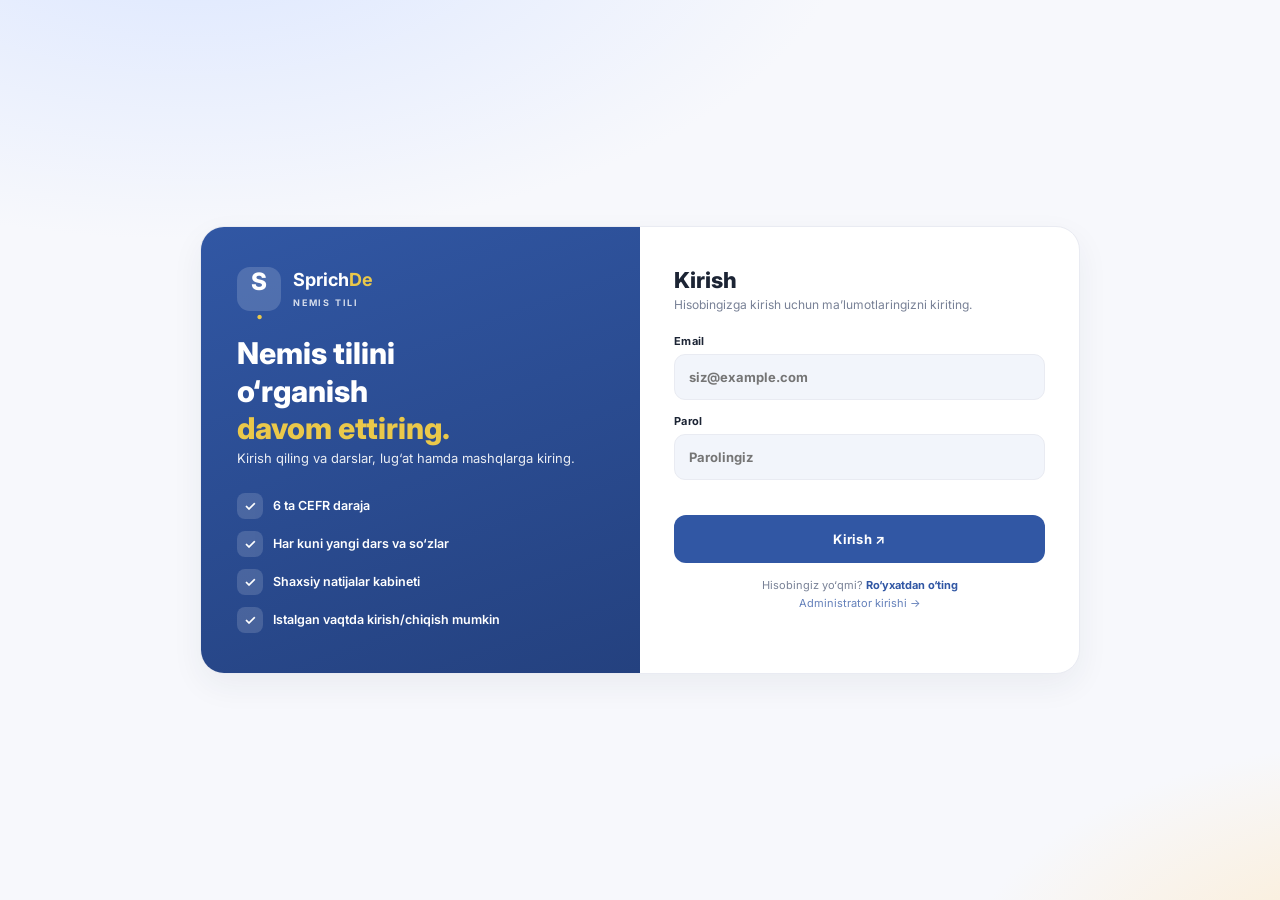
<file: admin-panel/invite.html>
﻿<!doctype html>
<html lang="uz">
<head>
<meta charset="utf-8">
<meta name="viewport" content="width=device-width, initial-scale=1, viewport-fit=cover">
<meta name="theme-color" content="#f7f8fc">
<title>SprichDe · Do‘stni taklif qilish</title>
<link rel="preconnect" href="https://fonts.googleapis.com">
<link rel="preconnect" href="https://fonts.gstatic.com" crossorigin>
<link href="https://fonts.googleapis.com/css2?family=Inter:wght@400;500;600;700;800&display=swap" rel="stylesheet">
<script src="auth.js"></script>
<script src="theme.js"></script>
<link rel="manifest" href="manifest.json">
<meta name="application-name" content="SprichDe">
<meta name="mobile-web-app-capable" content="yes">
<meta name="apple-mobile-web-app-capable" content="yes">
<meta name="apple-mobile-web-app-status-bar-style" content="default">
<meta name="apple-mobile-web-app-title" content="SprichDe">
<link rel="apple-touch-icon" sizes="180x180" href="icons/apple-touch-icon.png">
<link rel="icon" type="image/png" sizes="192x192" href="icons/icon-192.png">
<script src="pwa.js" defer></script>
<link rel="stylesheet" href="theme.css">
<style>
:root{font-family:Inter,"Segoe UI",Arial,sans-serif;--blue:var(--primary);--blue-dark:var(--primary-2);--ink:var(--text);--muted:#788196;--line:#e9ebf2;--shadow:0 10px 26px #1d2b4b0f}
html[data-theme="dark"] body{background:var(--bg)}
*{box-sizing:border-box}
body{margin:0;min-height:100vh;background:var(--bg);color:var(--text)}
.topbar{height:60px;background:var(--surface);border-bottom:1px solid var(--line);display:flex;align-items:center;gap:12px;padding:0 20px;position:sticky;top:0;z-index:5}
.back{width:38px;height:38px;border-radius:12px;border:1px solid var(--line);background:var(--surface);display:grid;place-items:center;font-size:18px;text-decoration:none;color:var(--text)}
.topbar b{font-size:16px;font-weight:800}
.wrap{max-width:520px;margin:0 auto;padding:26px 20px 40px}
.hero{text-align:center}
.gift{width:82px;height:82px;border-radius:26px;background:#e7efff;display:grid;place-items:center;margin:0 auto 18px;font-size:38px}
.hero h1{margin:0 0 8px;font-size:21px;font-weight:800}
.hero p{margin:0;font-size:13px;color:var(--muted);line-height:1.6}
.link-box{margin-top:24px;display:flex;align-items:center;gap:10px;padding:6px 6px 6px 16px;border:1px solid var(--line);border-radius:16px;background:var(--surface)}
.link-box span{flex:1;font-size:12.5px;color:#4a5468;white-space:nowrap;overflow:hidden;text-overflow:ellipsis}
.copy{border:0;background:#eef3ff;color:var(--blue);font:inherit;font-size:12.5px;font-weight:700;padding:11px 16px;border-radius:12px;cursor:pointer}
.copy:hover{background:#dfe8ff}
.share{margin-top:14px;width:100%;height:52px;border:0;border-radius:15px;background:var(--blue);color:#fff;font:inherit;font-size:15px;font-weight:700;cursor:pointer;box-shadow:var(--shadow)}
.share:hover{background:var(--blue-dark)}
.title{margin:26px 0 12px;font-size:14px;font-weight:800}
.socials{display:grid;grid-template-columns:repeat(3,1fr);gap:12px}
.social{border:1px solid var(--line);background:var(--surface);border-radius:16px;padding:16px 8px;text-align:center;cursor:pointer;transition:transform .1s}
.social:active{transform:scale(.97)}
.social i{font-style:normal;font-size:24px;display:block;margin-bottom:8px}
.social b{font-size:11.5px;font-weight:600}
.stats{margin-top:26px;display:flex;background:var(--soft-2);border-radius:18px;padding:18px 0}
.stat{flex:1;text-align:center;position:relative}
.stat + .stat::before{content:'';position:absolute;left:0;top:15%;height:70%;width:1px;background:#dbe2f0}
.stat b{display:block;font-size:20px;font-weight:800}
.stat small{font-size:10.5px;color:var(--muted)}
/* bottom sheet */
.sheet-bg{position:fixed;inset:0;background:#1c243433;display:none;align-items:flex-end;z-index:40}
.sheet-bg.show{display:flex}
.sheet{width:100%;max-width:520px;margin:0 auto;background:var(--surface);border-radius:22px 22px 0 0;padding:12px 16px 26px;animation:up .22s ease}
@keyframes up{from{transform:translateY(30px);opacity:.6}to{transform:translateY(0);opacity:1}}
.handle{width:40px;height:4px;border-radius:4px;background:#e2e6ee;margin:4px auto 12px}
.sheet h3{margin:0 0 10px;text-align:center;font-size:16px;font-weight:800}
.sheet-item{display:flex;align-items:center;gap:14px;padding:13px 8px;border-radius:14px;cursor:pointer}
.sheet-item:hover{background:#f5f7fb}
.sheet-item i{font-style:normal;width:42px;height:42px;border-radius:13px;background:#eef3ff;display:grid;place-items:center;font-size:20px}
.sheet-item b{font-size:14px;font-weight:600}
.toast{position:fixed;left:50%;bottom:30px;transform:translate(-50%,20px);background:#1c2434;color:#fff;padding:12px 22px;border-radius:12px;font-size:12.5px;font-weight:600;opacity:0;pointer-events:none;transition:.25s;z-index:60}
.toast.show{opacity:1;transform:translate(-50%,0)}
</style>
</head>
<body>
<header class="topbar">
  <a class="back" href="app.html">‹</a>
  <b>Do‘stni taklif qilish</b>
</header>

<div class="wrap">
  <div class="hero">
    <div class="gift">🎁</div>
    <h1>Do‘stingizni taklif qiling</h1>
    <p>Havolani ulashing — do‘stingiz ro‘yxatdan o‘tsa, ikkalangiz ham bonus darslarga ega bo‘lasiz.</p>
  </div>

  <div class="link-box">
    <span id="inviteLink">https://sprichde.app/invite/KAMOLA42</span>
    <button class="copy" id="copyBtn">Nusxalash</button>
  </div>

  <button class="share" id="shareBtn">↗ Ulashish</button>

  <div class="title">Tez ulashish</div>
  <div class="socials">
    <div class="social" data-share="telegram"><i>✈️</i><b>Telegram</b></div>
    <div class="social" data-share="whatsapp"><i>💬</i><b>WhatsApp</b></div>
    <div class="social" data-share="sms"><i>📱</i><b>SMS</b></div>
  </div>

  <div class="stats">
    <div class="stat"><b>0</b><small>Taklif qilingan</small></div>
    <div class="stat"><b>0</b><small>Qo‘shilgan</small></div>
    <div class="stat"><b>0</b><small>Bonus (kun)</small></div>
  </div>
</div>

<div class="sheet-bg" id="sheetBg">
  <div class="sheet">
    <div class="handle"></div>
    <h3>Ulashish</h3>
    <div class="sheet-item" data-share="telegram"><i>✈️</i><b>Telegram</b></div>
    <div class="sheet-item" data-share="whatsapp"><i>💬</i><b>WhatsApp</b></div>
    <div class="sheet-item" data-share="sms"><i>📱</i><b>SMS orqali</b></div>
    <div class="sheet-item" id="sheetCopy"><i>🔗</i><b>Havolani nusxalash</b></div>
  </div>
</div>

<div class="toast" id="toast"></div>

<script>
(async function initInvite() {
  const me = await guard('student');
  if (!me) return;

  const profile = me.profile || {};
  const code = String(profile.fullName || 'USER')
    .split(' ')[0]
    .toUpperCase()
    .replace(/[^A-Z]/g, '') || 'USER';
  const link = 'https://sprichde.app/invite/' + code + '42';
  document.getElementById('inviteLink').textContent = link;

  const toast = document.getElementById('toast');
  let toastTimer;
  function notify(text) {
    toast.textContent = text;
    toast.classList.add('show');
    clearTimeout(toastTimer);
    toastTimer = setTimeout(() => toast.classList.remove('show'), 2200);
  }

  function copyLink() {
    navigator.clipboard?.writeText(link).then(
      () => notify('Havola nusxalandi'),
      () => notify('Nusxalash imkoni yo‘q')
    );
  }
  document.getElementById('copyBtn').addEventListener('click', copyLink);
  document.getElementById('sheetCopy').addEventListener('click', () => { closeSheet(); copyLink(); });

  function share(msg) { notify(msg + ' ochilmoqda…'); }
  document.querySelectorAll('[data-share]').forEach((el) => el.addEventListener('click', () => {
    closeSheet();
    const kind = el.dataset.share;
    const names = { telegram: 'Telegram', whatsapp: 'WhatsApp', sms: 'Xabarlar' };
    share(names[kind] || 'Ulashish');
  }));

  const sheetBg = document.getElementById('sheetBg');
  function openSheet() { sheetBg.classList.add('show'); }
  function closeSheet() { sheetBg.classList.remove('show'); }
  document.getElementById('shareBtn').addEventListener('click', openSheet);
  sheetBg.addEventListener('click', (e) => { if (e.target === sheetBg) closeSheet(); });
})();
</script>
</body>
</html>
</file>
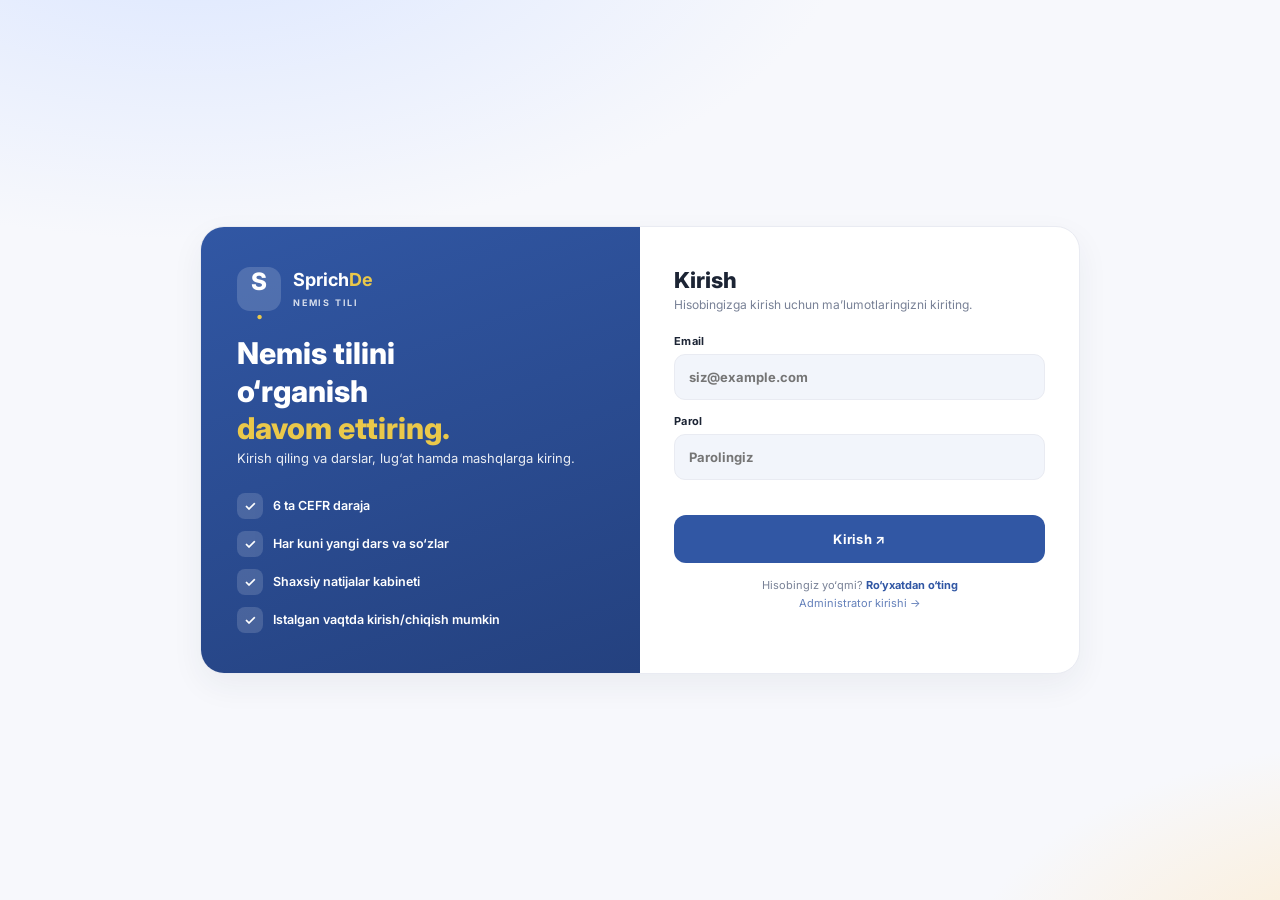
<file: admin-panel/journey.html>
<!doctype html>
<html lang="uz">
<head>
<meta charset="utf-8">
<meta name="viewport" content="width=device-width, initial-scale=1, viewport-fit=cover">
<meta name="theme-color" content="#f7f8fc">
<title>SprichDe · 91 kunlik sayohat</title>
<link rel="preconnect" href="https://fonts.googleapis.com">
<link rel="preconnect" href="https://fonts.gstatic.com" crossorigin>
<link href="https://fonts.googleapis.com/css2?family=Inter:wght@400;500;600;700;800&display=swap" rel="stylesheet">
<script src="auth.js"></script>
<script src="theme.js"></script>
<link rel="manifest" href="manifest.json">
<meta name="application-name" content="SprichDe">
<meta name="mobile-web-app-capable" content="yes">
<meta name="apple-mobile-web-app-capable" content="yes">
<meta name="apple-mobile-web-app-status-bar-style" content="default">
<meta name="apple-mobile-web-app-title" content="SprichDe">
<link rel="apple-touch-icon" sizes="180x180" href="icons/apple-touch-icon.png">
<link rel="icon" type="image/png" sizes="192x192" href="icons/icon-192.png">
<script src="pwa.js" defer></script>
<link rel="stylesheet" href="theme.css">
<style>
:root{font-family:Inter,"Segoe UI",Arial,sans-serif;--blue:var(--primary);--blue-dark:var(--primary-2);--muted:#788196;--line:#e9ebf2;--soft:#e7efff;--shadow:0 10px 26px #1d2b4b0f}
*{box-sizing:border-box}
body{margin:0;min-height:100vh;background:var(--bg);color:var(--text)}
.topbar{height:60px;background:var(--surface);border-bottom:1px solid var(--line);display:flex;align-items:center;gap:12px;padding:0 20px;position:sticky;top:0;z-index:5}
.back{width:38px;height:38px;border-radius:12px;border:1px solid var(--line);background:var(--surface);display:grid;place-items:center;font-size:18px;text-decoration:none;color:var(--text)}
.topbar b{font-size:16px;font-weight:800}
.wrap{max-width:520px;margin:0 auto;padding:22px 20px 60px}
.intro{background:linear-gradient(135deg,var(--blue),var(--blue-dark));color:#fff;border-radius:22px;padding:22px;box-shadow:var(--shadow)}
.intro small{font-size:10.5px;font-weight:800;letter-spacing:2px;color:#ffffffcc}
.intro b{display:block;font-size:22px;font-weight:800;margin-top:6px}
.intro p{margin:6px 0 0;font-size:12.5px;color:#ffffffd9}
.days{margin-top:22px;display:grid;gap:14px}
.day{display:flex;align-items:center;gap:17px;padding:17px;border-radius:16px;background:var(--surface);border:1px solid var(--line)}
.day .d-num{width:44px;height:44px;border-radius:12px;background:var(--soft);display:grid;place-items:center;font-weight:800;font-size:14px;color:var(--blue);flex:none}
.day .d-body{flex:1;min-width:0}
.day .d-body b{display:block;font-size:14px;font-weight:700}
.day .d-body small{font-size:11.5px;color:var(--muted)}
.day .d-state{font-size:11px;font-weight:800;padding:5px 10px;border-radius:20px;flex:none}
.day.done{border-color:#bfe6cb}
html[data-theme="dark"] .day.done{border-color:#2c5c3c}
.day.done .d-num{background:#e7f6ec;color:#1d9a52}
html[data-theme="dark"] .day.done .d-num{background:#1d3a28;color:#57d18a}
.day.done .d-state{background:#e7f6ec;color:#1d9a52}
html[data-theme="dark"] .day.done .d-state{background:#1d3a28;color:#57d18a}
.day .d-state.locked{background:var(--surface-2);color:var(--muted)}
.note{margin-top:18px;font-size:11.5px;color:var(--muted);line-height:1.6;text-align:center}
</style>
</head>
<body>
<header class="topbar">
  <a class="back" href="app.html">‹</a>
  <b>91 kunlik sayohat</b>
</header>

<div class="wrap">
  <div class="intro">
    <small>SAYOHAT</small>
    <b>91 kunlik sayohat</b>
    <p>Har kuni bir qadam — katta natija sari. Sinov darsini o‘tib, sayohatni boshlang.</p>
    <div class="j-count" id="journeyCount">0 / 91 kun</div>
  </div>

  <div class="days" id="dayList"></div>

  <p class="note">Sahifa tayyorlanmoqda — keyingi kunlar bosqichma-bosqich qo‘shiladi.</p>
</div>

<script>
const TOTAL_DAYS = 91;
const lessonTitles = [
  'Salomlashish — Hallo, Guten Tag',
  'Kundalik tanishuv — Wie heißt du?',
  'Kafe va buyurtma — Ich möchte…',
  'Oila — die Familie',
];

function paintDays(completedDays) {
  const list = document.getElementById('dayList');
  const done = Array.isArray(completedDays) ? completedDays : [];
  list.innerHTML = lessonTitles.map((title, i) => {
    const n = i + 1;
    const isDone = done.includes(n);
    return `
      <div class="day ${isDone ? 'done' : ''}">
        <span class="d-num">${isDone ? '✓' : n}</span>
        <span class="d-body"><b>${title}</b><small>${n}-kun</small></span>
        <span class="d-state ${isDone ? '' : 'locked'}">${isDone ? 'O‘tilgan' : 'Yopiq'}</span>
      </div>`;
  }).join('');
  document.getElementById('journeyCount').textContent = done.length + ' / ' + TOTAL_DAYS + ' kun';
}

(async function initJourney() {
  const me = await guard('student');
  if (!me) return;
  try {
    const data = await authFetch('/api/progress');
    paintDays(data.completedDays);
  } catch {
    paintDays([]);
  }
})();
</script>
</body>
</html>
</file>
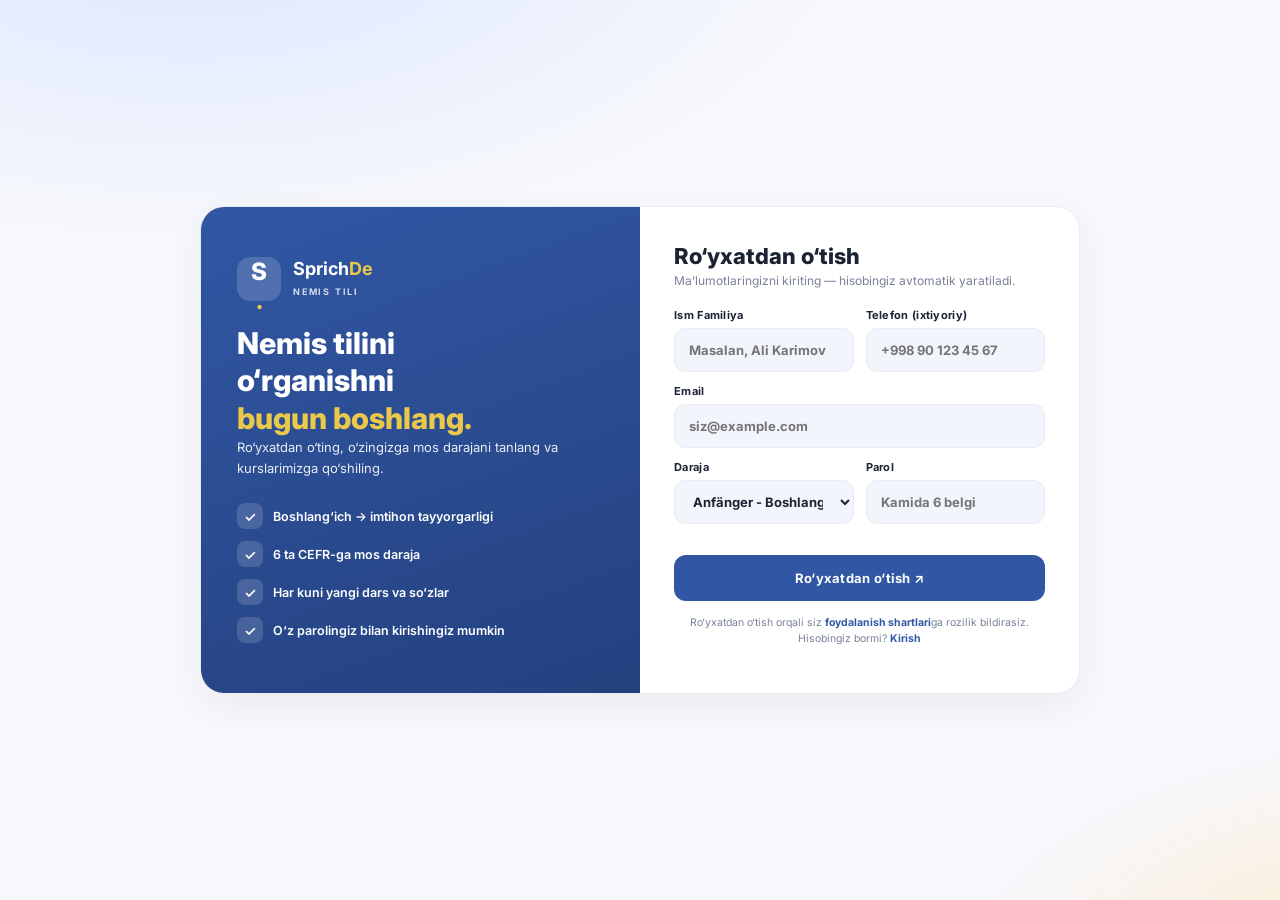
<file: admin-panel/register.html>
<!doctype html>
<html lang="uz">
<head>
<meta charset="utf-8">
<meta name="viewport" content="width=device-width, initial-scale=1, viewport-fit=cover">
<meta name="theme-color" content="#f7f8fc">
<title>SprichDe · Ro‘yxatdan o‘tish</title>
<link rel="preconnect" href="https://fonts.googleapis.com">
<link rel="preconnect" href="https://fonts.gstatic.com" crossorigin>
<link href="https://fonts.googleapis.com/css2?family=Inter:wght@400;500;600;700;800&display=swap" rel="stylesheet">
<script src="theme.js"></script>
<link rel="manifest" href="manifest.json">
<meta name="application-name" content="SprichDe">
<meta name="mobile-web-app-capable" content="yes">
<meta name="apple-mobile-web-app-capable" content="yes">
<meta name="apple-mobile-web-app-status-bar-style" content="default">
<meta name="apple-mobile-web-app-title" content="SprichDe">
<link rel="apple-touch-icon" sizes="180x180" href="icons/apple-touch-icon.png">
<link rel="icon" type="image/png" sizes="192x192" href="icons/icon-192.png">
<script src="pwa.js" defer></script>
<link rel="stylesheet" href="theme.css">
<style>
:root{
  font-family:Inter,"Segoe UI",Arial,sans-serif;
  --blue:var(--primary);
  --blue-dark:var(--primary-2);
  --ink:var(--text);
  --muted:#788196;
  --line:#e9ebf2;
  --shadow:0 12px 32px #1d2b4b0f;
}
*{box-sizing:border-box}
body{
  margin:0;
  min-height:100vh;
  display:flex;
  align-items:center;
  justify-content:center;
  padding:32px 16px;
  background:
    radial-gradient(1200px 600px at 15% -10%, #dbe6ff 0%, transparent 55%),
    radial-gradient(900px 500px at 110% 110%, #fde9c8 0%, transparent 50%),
    var(--bg);
  color:var(--text);
}
html[data-theme="dark"] body{
  background:
    radial-gradient(1200px 600px at 15% -10%, #1b2f52 0%, transparent 55%),
    radial-gradient(900px 500px at 110% 110%, #23304d 0%, transparent 50%),
    var(--bg);
}
.card{
  width:100%;
  max-width:880px;
  display:grid;
  grid-template-columns:1fr 1fr;
  background:var(--surface);
  border:1px solid var(--line);
  border-radius:24px;
  overflow:hidden;
  box-shadow:var(--shadow);
}
.left{
  background:linear-gradient(160deg,var(--blue) 0%,var(--blue-dark) 100%);
  color:#fff;
  padding:40px 36px;
  display:flex;
  flex-direction:column;
  justify-content:center;
  gap:24px;
}
.brand{display:flex;align-items:center;gap:12px;text-decoration:none;color:#fff}
.brand-icon{width:44px;height:44px;border-radius:13px;background:rgba(255,255,255,.16);display:grid;place-items:center;font-size:24px;font-weight:800}
.brand-icon span{color:#eac84a}
.brand b{display:block;font-size:18px}
.brand b span{color:#eac84a}
.brand small{font-size:9px;letter-spacing:1.8px;font-weight:700;opacity:.8}
.left h1{font-size:30px;line-height:1.25;margin:0;font-weight:800}
.left h1 span{color:#eac84a}
.left p{margin:0;font-size:13px;line-height:1.6;opacity:.9}
.feats{display:grid;gap:12px}
.feat{display:flex;gap:10px;align-items:center;font-size:12.5px;font-weight:600}
.feat i{width:26px;height:26px;flex:0 0 26px;border-radius:8px;background:rgba(255,255,255,.15);display:grid;place-items:center;font-style:normal;font-size:14px}
.right{padding:36px 34px}
@media(max-width:760px){.card{grid-template-columns:1fr}.left{padding:32px 26px;gap:16px}.right{padding:26px}}
.right h2{font-size:22px;margin:0 0 4px;font-weight:800}
.right .sub{font-size:12px;color:var(--muted);margin:0 0 20px}
form{display:grid;gap:12px}
.row{display:grid;grid-template-columns:1fr 1fr;gap:12px}
@media(max-width:520px){.row{grid-template-columns:1fr}}
label{display:grid;gap:6px;font-size:11px;font-weight:700;color:var(--text);letter-spacing:.3px}
.input, select.input{
  width:100%;
  height:44px;
  border:1px solid var(--line);
  background:var(--surface-2);
  border-radius:11px;
  padding:0 14px;
  font:inherit;
  font-size:13px;
  color:var(--text);
  transition:border-color .15s, box-shadow .15s;
  outline:none;
}
.input:focus{border-color:var(--blue);box-shadow:0 0 0 3px #3157a41f;background:var(--surface)}
.input.error{border-color:#d2453c;box-shadow:0 0 0 3px #d2453c1a}
.error-msg{font-size:10.5px;color:#d2453c;font-weight:600;min-height:13px;margin-top:-6px}
.button{
  height:46px;
  border:0;
  border-radius:12px;
  background:var(--blue);
  color:#fff;
  font:inherit;
  font-size:13px;
  font-weight:700;
  cursor:pointer;
  letter-spacing:.3px;
  transition:background .15s, transform .1s;
}
.button:hover{background:var(--blue-dark)}
.button:active{transform:scale(.98)}
.footer-note{margin-top:14px;font-size:10.5px;color:var(--muted);text-align:center;line-height:1.5}
.footer-note a{color:var(--blue);font-weight:700;text-decoration:none}
.toast{
  position:fixed;
  left:50%;
  bottom:34px;
  transform:translate(-50%,20px);
  background:#1c2434;
  color:#fff;
  padding:12px 22px;
  border-radius:12px;
  font-size:12.5px;
  font-weight:600;
  opacity:0;
  pointer-events:none;
  transition:all .25s;
  z-index:50;
}
.toast.show{opacity:1;transform:translate(-50%,0)}
.hidden{display:none !important}
.spinner{
  width:16px;height:16px;border-radius:50%;
  border:2px solid #ffffff55;border-top-color:#fff;
  animation:spin .7s linear infinite;display:inline-block;vertical-align:-3px;margin-right:8px;
}
@keyframes spin{to{transform:rotate(360deg)}}
.success{
  text-align:center;padding:30px 10px 10px;display:grid;gap:14px;justify-items:center;
}
.success .check{
  width:72px;height:72px;border-radius:50%;background:#e7f6ec;color:#1d9a52;
  font-size:34px;display:grid;place-items:center;
}
.success h3{margin:0;font-size:20px;font-weight:800}
.success p{margin:0;color:var(--muted);font-size:12px;line-height:1.6}
</style>
</head>
<body>

<div class="card" id="formCard">
  <aside class="left">
    <a class="brand" href="#"><span class="brand-icon">S<span>.</span></span><span><b>Sprich<span>De</span></b><small>NEMIS TILI</small></span></a>
    <div>
      <h1>Nemis tilini<br>o‘rganishni<br><span>bugun boshlang.</span></h1>
      <p>Ro‘yxatdan o‘ting, o‘zingizga mos darajani tanlang va kurslarimizga qo‘shiling.</p>
    </div>
    <div class="feats">
      <div class="feat"><i>✓</i> Boshlang‘ich → imtihon tayyorgarligi</div>
      <div class="feat"><i>✓</i> 6 ta CEFR-ga mos daraja</div>
      <div class="feat"><i>✓</i> Har kuni yangi dars va so‘zlar</div>
      <div class="feat"><i>✓</i> O‘z parolingiz bilan kirishingiz mumkin</div>
    </div>
  </aside>

  <section class="right">
    <h2>Ro‘yxatdan o‘tish</h2>
    <p class="sub">Ma’lumotlaringizni kiriting — hisobingiz avtomatik yaratiladi.</p>

    <form id="registerForm" novalidate>
      <div class="row">
        <label>Ism Familiya<input class="input" name="name" id="fName" placeholder="Masalan, Ali Karimov" required autocomplete="name"></label>
        <label>Telefon (ixtiyoriy)<input class="input" name="phone" id="fPhone" type="tel" placeholder="+998 90 123 45 67" autocomplete="tel"></label>
      </div>
      <label>Email<input class="input" name="email" id="fEmail" type="email" placeholder="siz@example.com" required autocomplete="email"></label>
      <div class="row">
        <label>Daraja
          <select class="input" name="level" id="fLevel" required>
            <option value="Anfänger">Anfänger - Boshlang‘ich</option>
            <option value="Grundkenntnisse">Grundkenntnisse - Asosiy bilimlar</option>
            <option value="Erweiterte Grundkenntnisse">Erweiterte Grundkenntnisse - Kengaytirilgan</option>
            <option value="Mittelstufe">Mittelstufe - O‘rta daraja</option>
            <option value="Obere Mittelstufe">Obere Mittelstufe - Yuqori o‘rta</option>
            <option value="Prüfungsvorbereitung">Prüfungsvorbereitung - Imtihonga tayyorgarlik</option>
          </select>
        </label>
        <label>Parol<input class="input" name="password" id="fPassword" type="password" placeholder="Kamida 6 belgi" required minlength="6" autocomplete="new-password"></label>
      </div>
      <div class="error-msg" id="formError"></div>
      <button class="button" type="submit" id="submitBtn">Ro‘yxatdan o‘tish ↗</button>
    </form>

    <p class="footer-note">Ro‘yxatdan o‘tish orqali siz <a href="#">foydalanish shartlari</a>ga rozilik bildirasiz.<br>Hisobingiz bormi? <a href="index.html">Kirish</a></p>
  </section>
</div>

<div class="card hidden" id="successCard" style="max-width:520px;grid-template-columns:1fr">
  <section class="right success">
    <div class="check">✓</div>
    <h3>Xush kelibsiz!</h3>
    <p>Ro‘yxatdan muvaffaqiyatli o‘tdingiz. Endi ilovaga kirishingiz mumkin — darslar sizni kutmoqda!</p>
    <button class="button" id="goDashboard" style="width:100%">Ilovaga o‘tish ↗</button>
    <button class="button" id="goAdminPanel" style="width:100%;display:none;background:#1c2434">Admin panelga qaytish ↗</button>
  </section>
</div>

<div class="toast" id="toast" role="status" aria-live="polite"></div>

<script src="auth.js"></script>
<script>
  const toast = document.getElementById('toast');
  let toastTimer;
  function notify(text) {
    toast.textContent = text;
    toast.classList.add('show');
    clearTimeout(toastTimer);
    toastTimer = setTimeout(() => toast.classList.remove('show'), 2500);
  }

  const form = document.getElementById('registerForm');
  const errorBox = document.getElementById('formError');
  const submitBtn = document.getElementById('submitBtn');
  const isAdminFlow = new URLSearchParams(location.search).get('admin') === '1';

  function setError(el, msg) {
    errorBox.textContent = msg;
    el.classList.add('error');
    el.focus();
  }
  ['fName', 'fPhone', 'fEmail', 'fPassword'].forEach((id) => {
    document.getElementById(id).addEventListener('input', (e) => {
      e.target.classList.remove('error');
      errorBox.textContent = '';
    });
  });

  // Allaqachon kirgan o‘quvchini ilovaga yo‘naltiramiz
  const existing = getAuth();
  if (existing && existing.role === 'student' && !isAdminFlow) {
    location.replace('app.html');
  }

  form.addEventListener('submit', async (e) => {
    e.preventDefault();
    errorBox.textContent = '';
    const name = form.fName.value.trim();
    const phone = form.fPhone.value.trim().replace(/\s+/g, '');
    const email = form.fEmail.value.trim().toLowerCase();
    const level = form.fLevel.value;
    const password = form.fPassword.value;

    if (name.length < 3) return setError(form.fName, 'Ism kamida 3 belgidan iborat bo‘lsin.');
    if (phone && !/^\+?\d{9,13}$/.test(phone)) return setError(form.fPhone, 'Telefon raqami noto‘g‘ri (masalan, +998901234567).');
    if (!/^[^@\s]+@[^@\s]+\.[^@\s]+$/.test(email)) return setError(form.fEmail, 'Email manzili noto‘g‘ri.');
    if (password.length < 6) return setError(form.fPassword, 'Parol kamida 6 belgidan iborat bo‘lsin.');

    submitBtn.disabled = true;
    submitBtn.innerHTML = '<span class="spinner"></span>Saqlanmoqda…';

    try {
      const result = await authFetch('/api/register', {
        method: 'POST',
        body: JSON.stringify({ fullName: name, email, phone, level, password }),
      });

      // Admin oqimida sessiyani almashtirmaymiz; oddiy oqimda o‘quvchini tizimga kiritamiz
      if (!isAdminFlow) {
        setAuth({ token: result.token, role: result.role, profile: result.profile });
      }

      document.getElementById('formCard').classList.add('hidden');
      document.getElementById('successCard').classList.remove('hidden');
      notify('Ro‘yxatdan muvaffaqiyatli o‘tdingiz!');
    } catch (err) {
      errorBox.textContent = err.message;
    } finally {
      submitBtn.disabled = false;
      submitBtn.innerHTML = 'Ro‘yxatdan o‘tish ↗';
    }
  });

  if (isAdminFlow) {
    document.getElementById('goDashboard').style.display = 'none';
    document.getElementById('goAdminPanel').style.display = '';
  }

  document.getElementById('goDashboard').addEventListener('click', () => {
    location.href = 'app.html';
  });
  document.getElementById('goAdminPanel').addEventListener('click', () => {
    location.href = 'admin.html#students';
  });
</script>
</body>
</html>
</file>
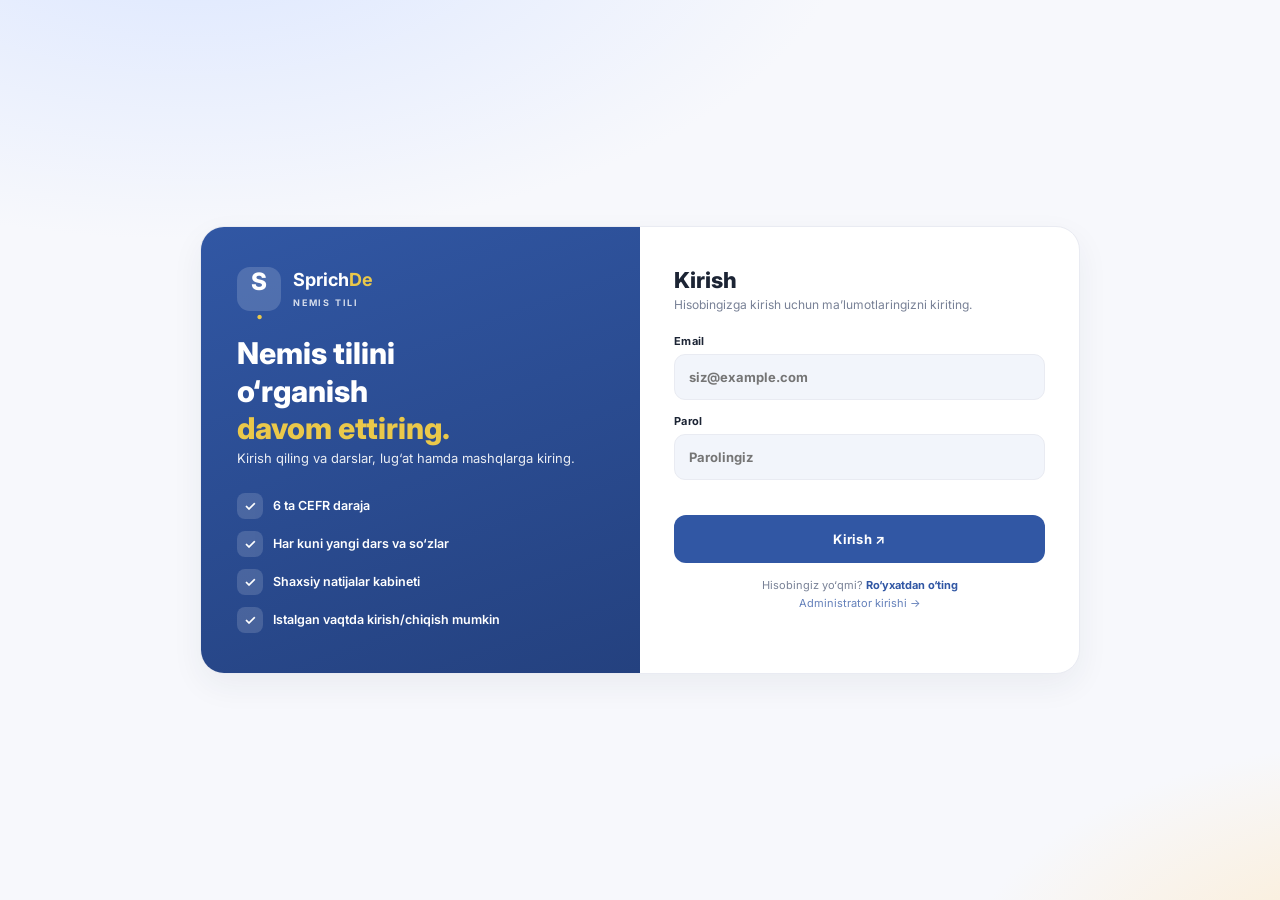
<file: admin-panel/trial.html>
﻿<!doctype html>
<html lang="uz">
<head>
<meta charset="utf-8">
<meta name="viewport" content="width=device-width, initial-scale=1, viewport-fit=cover">
<meta name="theme-color" content="#f7f8fc">
<title>SprichDe · Sinov darsi</title>
<link rel="preconnect" href="https://fonts.googleapis.com">
<link rel="preconnect" href="https://fonts.gstatic.com" crossorigin>
<link href="https://fonts.googleapis.com/css2?family=Inter:wght@400;500;600;700;800&display=swap" rel="stylesheet">
<script src="auth.js"></script>
<script src="theme.js"></script>
<link rel="manifest" href="manifest.json">
<meta name="application-name" content="SprichDe">
<meta name="mobile-web-app-capable" content="yes">
<meta name="apple-mobile-web-app-capable" content="yes">
<meta name="apple-mobile-web-app-status-bar-style" content="default">
<meta name="apple-mobile-web-app-title" content="SprichDe">
<link rel="apple-touch-icon" sizes="180x180" href="icons/apple-touch-icon.png">
<link rel="icon" type="image/png" sizes="192x192" href="icons/icon-192.png">
<script src="pwa.js" defer></script>
<link rel="stylesheet" href="theme.css">
<style>
:root{font-family:Inter,"Segoe UI",Arial,sans-serif;--blue:var(--primary);--blue-dark:var(--primary-2);--muted:#788196;--line:#e9ebf2;--shadow:0 10px 26px #1d2b4b0f}
*{box-sizing:border-box}
body{margin:0;min-height:100vh;background:var(--bg);color:var(--text);display:flex;flex-direction:column}
.topbar{height:60px;background:var(--surface);border-bottom:1px solid var(--line);display:flex;align-items:center;gap:12px;padding:0 20px;position:sticky;top:0;z-index:5}
.back{width:38px;height:38px;border-radius:12px;border:1px solid var(--line);background:var(--surface);display:grid;place-items:center;font-size:18px;text-decoration:none;color:var(--text)}
.topbar b{font-size:16px;font-weight:800}
.center{flex:1;display:grid;place-items:center;padding:30px}
.box{text-align:center;max-width:360px}
.e-icon{width:92px;height:92px;border-radius:28px;background:#fde8bd;display:grid;place-items:center;margin:0 auto 22px;font-size:42px}
html[data-theme="dark"] .e-icon{background:#3c3218}
.box h2{margin:0 0 8px;font-size:20px;font-weight:800}
.box p{margin:0 0 22px;font-size:13px;color:var(--muted);line-height:1.65}
.cta{display:inline-block;border:0;background:var(--blue);color:#fff;font:inherit;font-size:14px;font-weight:700;padding:14px 26px;border-radius:15px;text-decoration:none;cursor:pointer;box-shadow:var(--shadow)}
.cta:hover{background:var(--blue-dark)}
.cta:disabled{opacity:.65;cursor:progress}
.hint{margin-top:18px;font-size:11.5px;color:var(--muted)}
</style>
</head>
<body>
<header class="topbar">
  <a class="back" href="app.html">‹</a>
  <b>Sinov darsi</b>
</header>

<div class="center">
  <div class="box">
    <div class="e-icon">🎬</div>
    <h2>Sinov darsi</h2>
    <p>Bu — bepul tanishtiruv darsi.<br>Sinov darsi sahifasi tayyorlanmoqda.</p>
    <a class="cta" href="app.html" id="doneBtn">1-darsni o‘tildi deb belgilash ✓</a>
    <div class="hint">Belgilangach, 91 kunlik sayohatda 1-dars o‘tilgan bo‘ladi.</div>
  </div>
</div>

<script>
(async function initTrial() {
  const me = await guard('student');
  if (!me) return;

  const btn = document.getElementById('doneBtn');
  const hint = document.querySelector('.hint');

  // Agar 1-kun allaqachon o'tilgan bo'lsa, qayta belgilash shart emas.
  try {
    const progress = await authFetch('/api/progress');
    if (Array.isArray(progress.completedDays) && progress.completedDays.includes(1)) {
      btn.textContent = '1-dars o‘tilgan ✓';
      btn.classList.add('done');
      hint.textContent = 'Sayohatni davom ettirish uchun kabinetga qayting.';
    }
  } catch {}

  btn.addEventListener('click', async (e) => {
    e.preventDefault();
    btn.disabled = true;
    btn.textContent = 'Belgilanmoqda…';
    try {
      await authFetch('/api/progress/complete', {
        method: 'POST',
        body: JSON.stringify({ day: 1 }),
      });
      btn.textContent = '1-dars o‘tilgan ✓';
      hint.textContent = 'Sayohatni davom ettirish uchun kabinetga qayting.';
      location.href = 'app.html';
    } catch (err) {
      btn.disabled = false;
      btn.textContent = '1-darsni o‘tildi deb belgilash ✓';
      alert(err.message);
    }
  });
})();
</script>
</body>
</html>
</file>
<file: admin-panel/theme.css>
/* ============================================================
 * SprichDe — Tungi rejim (dark theme) qo'shimcha uslublari
 * Oq fon o'rniga to'q ko'k, qora matnlar o'rniga #fff.
 * Har bir sahifada <link rel="stylesheet" href="theme.css"> bilan ulanadi.
 * ============================================================ */

:root {
  /* Yorug' rejim o'zgaruvchilari (sahifa CSS'i ham shularni ishlatadi) */
  --bg:        #f7f8fc;
  --surface:   #ffffff;
  --surface-2: #f2f5fb;   /* yumshoq fon (karta ustidagi bloklar) */
  --text:      #1c2434;
  --muted:     #788196;
  --line:      #e9ebf2;
  --primary:   #3157a4;
  --primary-2: #24417f;
  --soft:      #e7efff;   /* och ko'k orqa fon (ikonka kvadratchalari) */
  --soft-2:    #eef3ff;   /* accent karta foni */
  --soft-line: #dfe8ff;
  --shadow:    0 10px 26px #1d2b4b0f;
}

/* ---------------- TUNGI REJIM ---------------- */
html[data-theme="dark"] {
  --bg:        #0f1b33;   /* to'q ko'k fon */
  --surface:   #16243f;   /* karta foni */
  --surface-2: #1b2b49;
  --text:      #ffffff;   /* matn — oq */
  --muted:     #9fb0cc;   /* ikkinchi darajali matn */
  --line:      #253757;
  --primary:   #4f7dd6;   /* yorqinroq ko'k (tungi fonda ko'rinadi) */
  --primary-2: #3a63b0;
  --soft:      #1e3054;
  --soft-2:    #1b2b49;
  --soft-line: #294067;
  --shadow:    0 10px 26px #00000045;
}

html[data-theme="dark"] body {
  background: var(--bg) !important;
  color: var(--text);
}

/* Umumiy matn ranglari */
html[data-theme="dark"] h1,
html[data-theme="dark"] h2,
html[data-theme="dark"] h3,
html[data-theme="dark"] b,
html[data-theme="dark"] strong { color: var(--text); }

/* Rejim tugmasi faqat profil ichida; burchakdagi toggle olib tashlangan */
</file>
